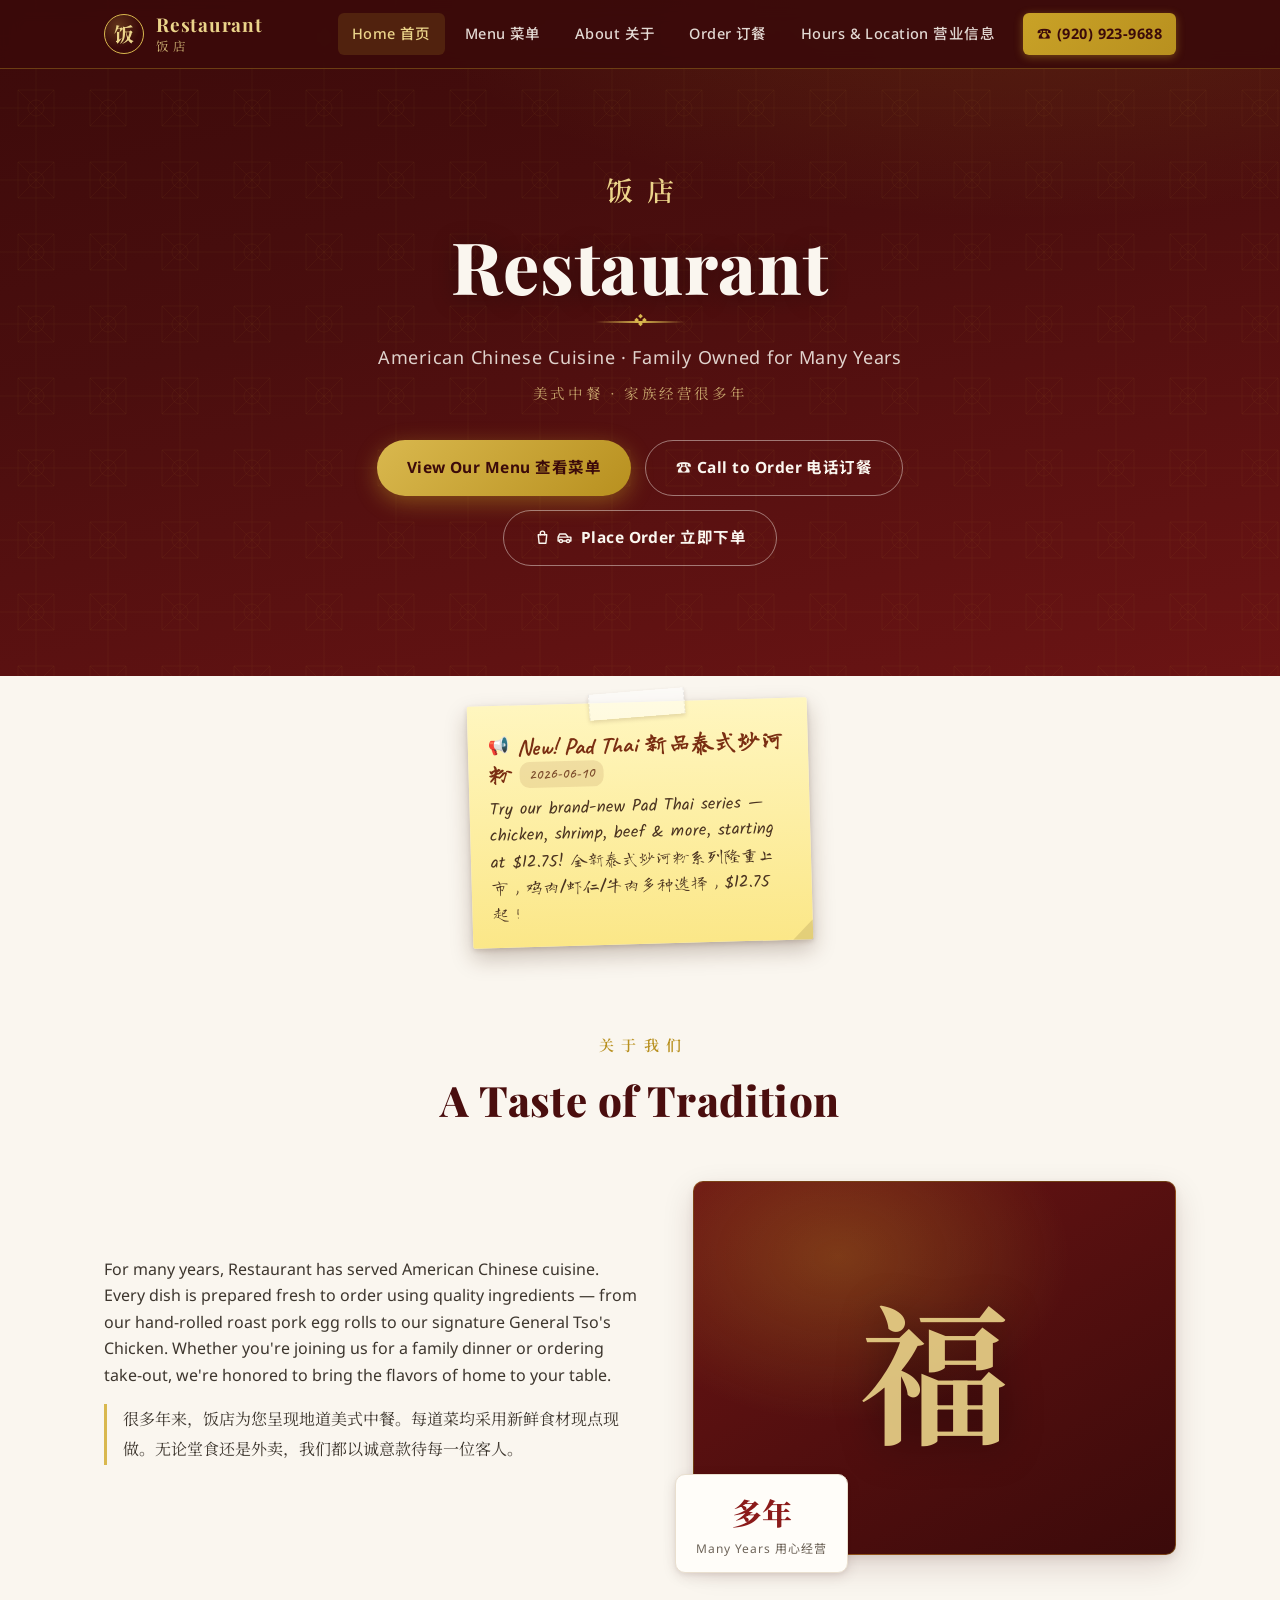
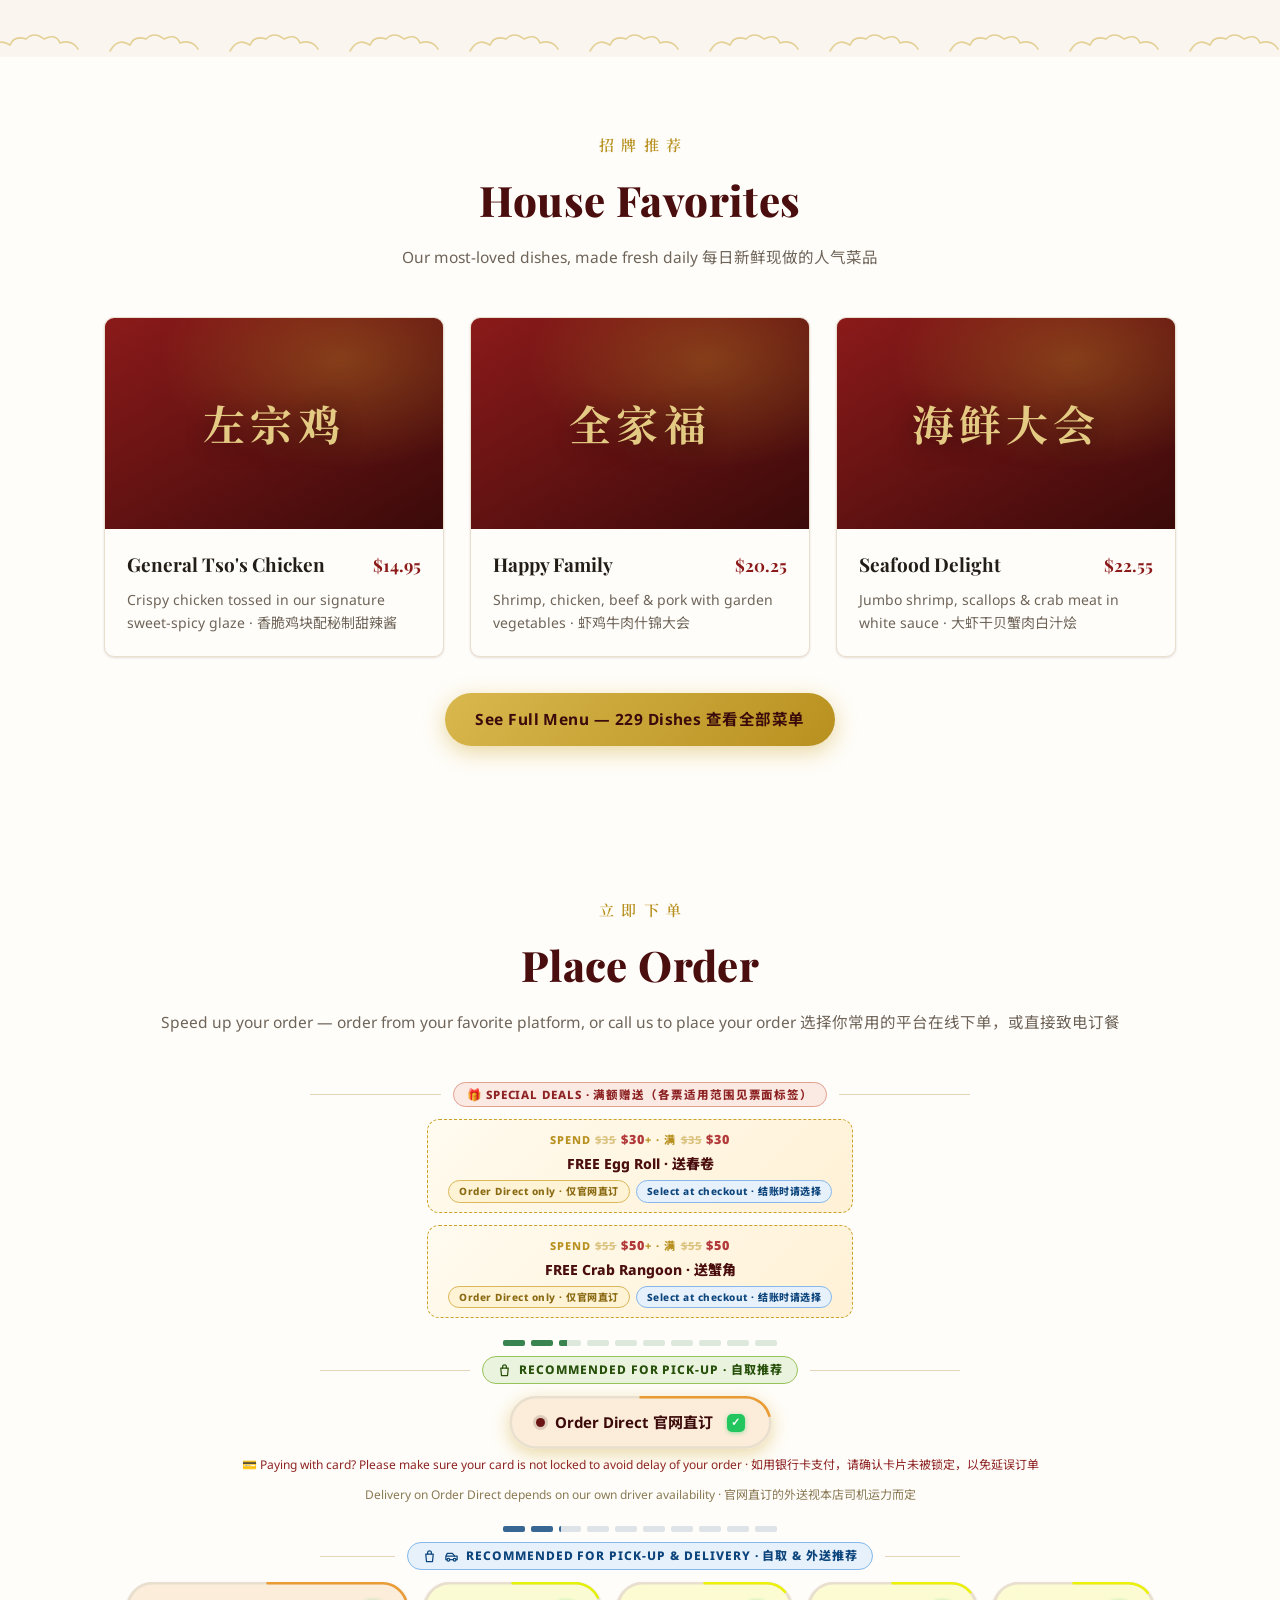
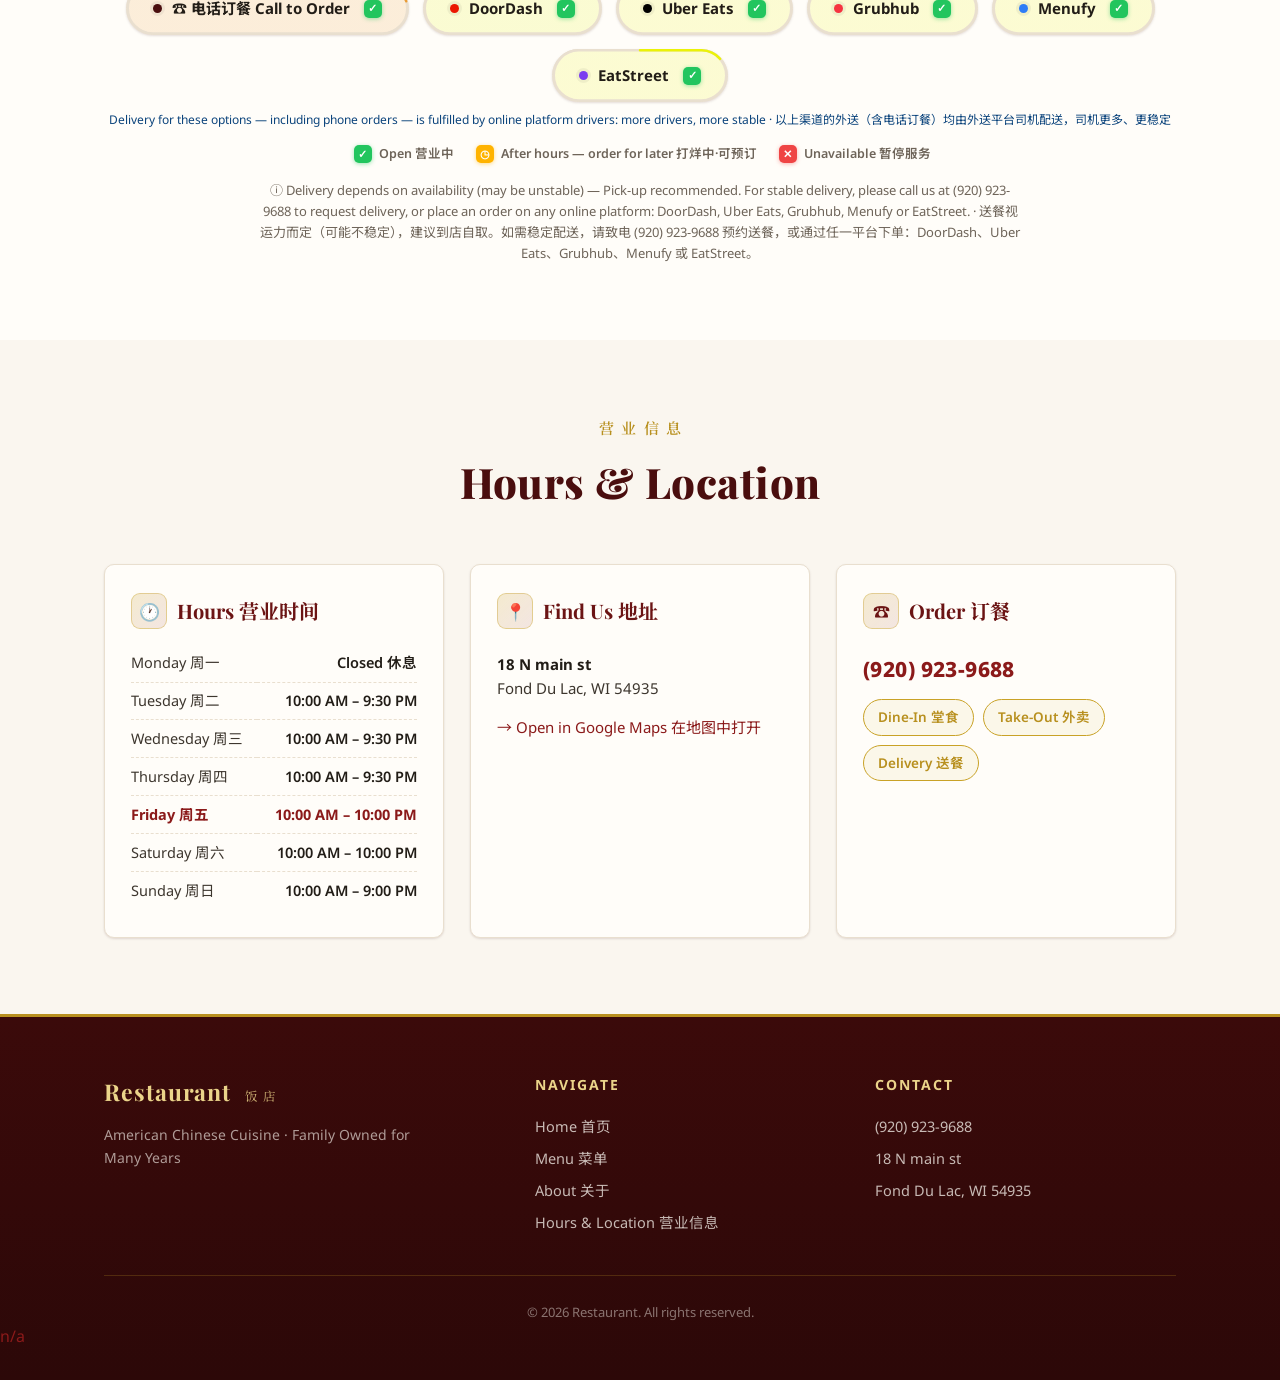
<file: index.html>
<!DOCTYPE html>
<html lang="en">
<head>
<meta charset="UTF-8">
<meta name="viewport" content="width=device-width, initial-scale=1.0">
<title>Home</title>
<meta name="description" content="Authentic Chinese cuisine. Dine-in, take-out & delivery.">
<link rel="preconnect" href="https://fonts.googleapis.com">
<link rel="preconnect" href="https://fonts.gstatic.com" crossorigin>
<script>/* 字体异步加载：JS注入不阻塞渲染，且不含内联事件属性 */
(function(){try{var l=document.createElement('link');l.rel='stylesheet';
l.href='https://fonts.googleapis.com/css2?family=Playfair+Display:wght@700;800&family=Noto+Sans:wght@400;500;600;700&family=Noto+Sans+SC:wght@400;500;700&family=Noto+Serif+SC:wght@600;700&display=swap';document.head.appendChild(l);}catch(e){}})();</script>
<noscript><link href="https://fonts.googleapis.com/css2?family=Playfair+Display:wght@700;800&family=Noto+Sans:wght@400;500;600;700&family=Noto+Sans+SC:wght@400;500;700&family=Noto+Serif+SC:wght@600;700&display=swap" rel="stylesheet"></noscript>
<link rel="preconnect" href="https://fonts.googleapis.com">
<link rel="preconnect" href="https://fonts.gstatic.com" crossorigin>
<link href="https://fonts.googleapis.com/css2?family=Caveat:wght@500;600;700&family=Kalam:wght@300;400&family=Long+Cang&display=swap" rel="stylesheet">
<link rel="stylesheet" href="css/style.css">
</head>
<body data-page="home">

<header class="site-header">
  <div class="nav-wrap">
    <a class="brand" href="index.html">
      <span class="brand-mark" data-config="LOGO_CHAR">饭</span>
      <span class="brand-text">
        <span class="brand-en" data-config="NAME">Restaurant</span><br>
        <span class="brand-zh" data-config="NAME_ZH">饭店</span>
      </span>
    </a>
    <button class="nav-toggle" aria-label="Menu">☰</button>
    <nav class="main-nav">
      <a href="index.html" class="active" data-config="NAV_HOME">Home 首页</a>
      <a href="menu.html" data-config="NAV_MENU">Menu 菜单</a>
      <a href="index.html#about" data-config="NAV_ABOUT">About 关于</a>
      <a href="index.html#order" data-config="NAV_ORDER">Order 订餐</a>
      <a href="index.html#info" data-config="NAV_HOURS">Hours &amp; Location 营业信息</a>
      <a class="nav-cta" href="#" data-config-attr="href:PHONE_LINK">☎ <span data-config="PHONE">(555) 123-4567</span></a>
    </nav>
  </div>
</header>

<div class="countdown-banner" id="countdownBanner" style="display:none"></div>
<div class="closure-notice" id="closureNotice" style="display:none"></div>

<section class="hero">
  <div class="hero-inner">
    <div class="hero-zh" data-config="NAME_ZH">饭店</div>
    <h1 data-config="NAME">Restaurant</h1>
    <div class="hero-rule"></div>
    <p class="hero-tagline" data-config="TAGLINE">American Chinese Cuisine · Family Owned for Many Years</p>
    <p class="hero-tagline-zh" data-config="TAGLINE_ZH">美式中餐 · 家族经营很多年</p>
    <div class="hero-actions">
      <a class="btn btn-gold" href="menu.html" data-config="HERO_BTN_MENU">View Our Menu 查看菜单</a>
      <a class="btn btn-ghost" href="#" data-config-attr="href:PHONE_LINK" data-config="HERO_BTN_CALL">☎ Call to Order 电话订餐</a>
      <a class="btn btn-ghost order-cta" href="#order" data-config-attr="href:HERO_BTN_ORDER_LINK"><svg viewBox="0 0 24 24" width="17" height="17" fill="none" stroke="currentColor" stroke-width="2" stroke-linecap="round" stroke-linejoin="round" aria-hidden="true"><path d="M6 8h12l-1.2 12H7.2L6 8z"/><path d="M9 8V6a3 3 0 0 1 6 0v2"/></svg><svg viewBox="0 0 24 24" width="17" height="17" fill="none" stroke="currentColor" stroke-width="2" stroke-linecap="round" stroke-linejoin="round" aria-hidden="true"><circle cx="7" cy="17" r="2.2"/><circle cx="17" cy="17" r="2.2"/><path d="M4.8 17H3v-5.5L5.2 7h8.3l3.6 4.5H21V17h-1.8"/><path d="M9.2 17h5.6"/><path d="M4 11.5h12.5"/></svg><span data-config="HERO_BTN_ORDER">Place Order 立即下单</span></a>
    </div>
  </div>
</section>

<div class="announcements" id="announcements"></div>

<section class="section" id="about">
  <div class="container">
    <div class="section-head">
      <div class="section-kicker" data-config="ABOUT_KICKER">关于我们</div>
      <h2 class="section-title" data-config="ABOUT_TITLE">A Taste of Tradition</h2>
    </div>
    <div class="about-grid">
      <div class="about-text">
        <p data-config="ABOUT_TEXT">For many years, Restaurant has served American Chinese cuisine.</p>
        <p class="about-zh" data-config="ABOUT_TEXT_ZH">很多年来，饭店为您呈现地道美式中餐。</p>
      </div>
      <div class="about-visual">
        <div class="about-frame">
          <!-- 有照片时：上传 images/about.jpg 后，把下面这行换成 <img src="images/about.jpg" alt=""> -->
          <span class="glyph" data-config="ABOUT_GLYPH">福</span>
        </div>
        <div class="about-badge">
          <div class="num" data-config="ABOUT_BADGE_NUM">多年</div>
          <div class="lbl" data-config="ABOUT_BADGE_LABEL">Many Years 用心经营</div>
        </div>
      </div>
    </div>
  </div>
</section>

<div class="cloud-divider"></div>

<section class="section section-alt lattice-bg">
  <div class="container">
    <div class="section-head">
      <div class="section-kicker" data-config="FEATURED_KICKER">招牌推荐</div>
      <h2 class="section-title" data-config="FEATURED_TITLE">House Favorites</h2>
      <p class="section-sub" data-config="FEATURED_SUB">Our most-loved dishes, made fresh daily 每日新鲜现做的人气菜品</p>
    </div>
    <div class="feature-grid">
      <article class="dish-card">
        <div class="dish-visual"><span class="zh" data-config="DISH1_GLYPH">左宗鸡</span></div>
        <div class="dish-body">
          <h3 class="dish-name"><span data-config="DISH1_NAME">General Tso's Chicken</span> <span class="dish-price" data-config="DISH1_PRICE">$14.95</span></h3>
          <p class="dish-desc" data-config="DISH1_DESC">Crispy chicken tossed in our signature sweet-spicy glaze · 香脆鸡块配秘制甜辣酱</p>
        </div>
      </article>
      <article class="dish-card">
        <div class="dish-visual"><span class="zh" data-config="DISH2_GLYPH">全家福</span></div>
        <div class="dish-body">
          <h3 class="dish-name"><span data-config="DISH2_NAME">Happy Family</span> <span class="dish-price" data-config="DISH2_PRICE">$20.25</span></h3>
          <p class="dish-desc" data-config="DISH2_DESC">Shrimp, chicken, beef &amp; pork with garden vegetables · 虾鸡牛肉什锦大会</p>
        </div>
      </article>
      <article class="dish-card">
        <div class="dish-visual"><span class="zh" data-config="DISH3_GLYPH">海鲜大会</span></div>
        <div class="dish-body">
          <h3 class="dish-name"><span data-config="DISH3_NAME">Seafood Delight</span> <span class="dish-price" data-config="DISH3_PRICE">$22.55</span></h3>
          <p class="dish-desc" data-config="DISH3_DESC">Jumbo shrimp, scallops &amp; crab meat in white sauce · 大虾干贝蟹肉白汁烩</p>
        </div>
      </article>
    </div>
    <p style="text-align:center; margin-top:36px;">
      <a class="btn btn-gold" href="menu.html" data-config="FEATURED_BTN">See Full Menu — 229 Dishes 查看全部菜单</a>
    </p>
  </div>
</section>

<section class="section section-alt" id="order" data-order-section>
  <div class="container">
    <div class="section-head">
      <div class="section-kicker" data-config="ORDER_KICKER">在线订餐</div>
      <h2 class="section-title" data-config="ORDER_TITLE">Order Online</h2>
      <p class="section-sub" data-config="ORDER_SUB">Speed up your order — order from your favorite platform 选择你常用的平台，在线下单</p>
    </div>
    <div class="order-platforms"></div>
    <div class="order-status-legend"></div>
    <p class="order-note"></p>
  </div>
</section>

<section class="section" id="info">
  <div class="container">
    <div class="section-head">
      <div class="section-kicker" data-config="INFO_KICKER">营业信息</div>
      <h2 class="section-title" data-config="INFO_TITLE">Hours &amp; Location</h2>
    </div>
    <div id="hours" class="info-grid">
      <div class="info-card">
        <h3><span class="info-icon">🕐</span><span data-config="INFO_HOURS_TITLE">Hours 营业时间</span></h3>
        <table class="hours-table">
          <tr data-day="MON"><td data-config="DAY_MON">Monday 周一</td><td data-config="HOURS_MON">Closed 休息</td></tr>
          <tr data-day="TUE"><td data-config="DAY_TUE">Tuesday 周二</td><td data-config="HOURS_TUE">11:00 AM – 9:30 PM</td></tr>
          <tr data-day="WED"><td data-config="DAY_WED">Wednesday 周三</td><td data-config="HOURS_WED">11:00 AM – 9:30 PM</td></tr>
          <tr data-day="THU"><td data-config="DAY_THU">Thursday 周四</td><td data-config="HOURS_THU">11:00 AM – 9:30 PM</td></tr>
          <tr data-day="FRI"><td data-config="DAY_FRI">Friday 周五</td><td data-config="HOURS_FRI">11:00 AM – 10:30 PM</td></tr>
          <tr data-day="SAT"><td data-config="DAY_SAT">Saturday 周六</td><td data-config="HOURS_SAT">11:00 AM – 10:30 PM</td></tr>
          <tr data-day="SUN"><td data-config="DAY_SUN">Sunday 周日</td><td data-config="HOURS_SUN">12:00 PM – 9:00 PM</td></tr>
        </table>
      </div>
      <div class="info-card">
        <h3><span class="info-icon">📍</span><span data-config="INFO_FIND_TITLE">Find Us 地址</span></h3>
        <div class="contact-line"><div>
          <strong data-config="ADDRESS_LINE1">123 Main Street</strong><br>
          <span data-config="ADDRESS_LINE2">Springfield, ST 12345</span>
        </div></div>
        <div class="contact-line">
          <a href="#" data-config-attr="href:MAP_LINK" data-config="MAP_LINK_TEXT" target="_blank" rel="noopener">→ Open in Google Maps 在地图中打开</a>
        </div>
      </div>
      <div class="info-card">
        <h3><span class="info-icon">☎</span><span data-config="INFO_ORDER_TITLE">Order 订餐</span></h3>
        <div class="contact-line">
          <a class="big" href="#" data-config-attr="href:PHONE_LINK"><span data-config="PHONE">(555) 123-4567</span></a>
        </div>
        <div class="services-tags">
          <span class="tag" data-config="SERVICE_TAG1">Dine-In 堂食</span>
          <span class="tag" data-config="SERVICE_TAG2">Take-Out 外卖</span>
          <span class="tag" data-config="SERVICE_TAG3">Delivery 送餐</span>
        </div>
      </div>
    </div>
  </div>
</section>

<footer class="site-footer">
  <div class="container">
    <div class="footer-grid">
      <div class="footer-brand">
        <span class="brand-en" data-config="NAME">Restaurant</span>
        <span class="brand-zh" style="margin-left:10px" data-config="NAME_ZH">饭店</span>
        <p data-config="TAGLINE">American Chinese Cuisine · Family Owned for Many Years</p>
      </div>
      <div class="footer-col">
        <h4 data-config="FOOTER_NAV_TITLE">Navigate</h4>
        <a href="index.html" data-config="NAV_HOME">Home 首页</a>
        <a href="menu.html" data-config="NAV_MENU">Menu 菜单</a>
        <a href="index.html#about" data-config="NAV_ABOUT">About 关于</a>
        <a href="index.html#info" data-config="NAV_HOURS">Hours 营业时间</a>
      </div>
      <div class="footer-col">
        <h4 data-config="FOOTER_CONTACT_TITLE">Contact</h4>
        <a href="#" data-config-attr="href:PHONE_LINK" data-config="PHONE">(555) 123-4567</a>
        <div data-config="ADDRESS_LINE1">123 Main Street</div>
        <div data-config="ADDRESS_LINE2">Springfield, ST 12345</div>
      </div>
    </div>
    <div class="footer-bottom">
      © <span id="year"></span> <span data-config="NAME">Restaurant</span>. <span data-config="FOOTER_RIGHTS">All rights reserved.</span>
    </div>
  </div>

    <a class="footer-email" data-config="EMAIL" data-config-attr="href:EMAIL" data-hide-when-empty></a>
</footer>

<script>document.getElementById('year').textContent = new Date().getFullYear();</script>
<script src="js/site.js"></script>
</body>
</html>
</file>
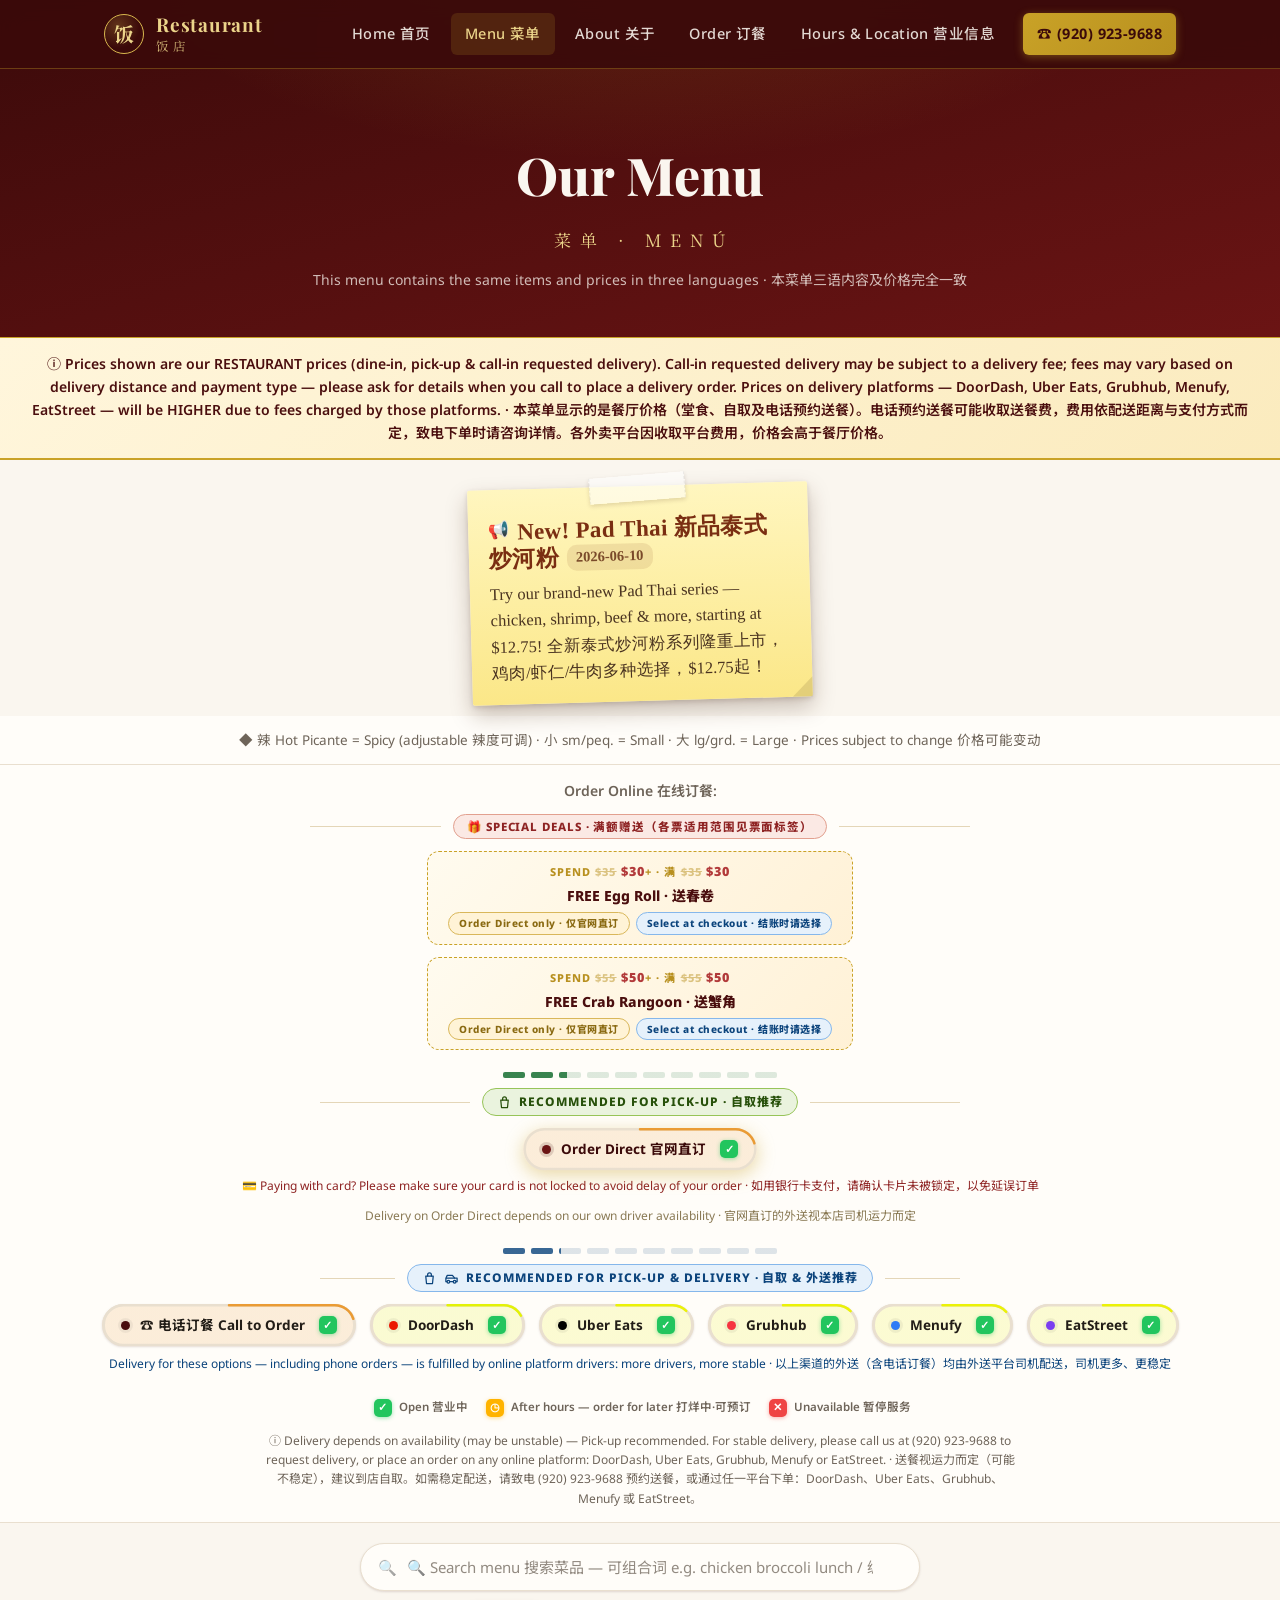
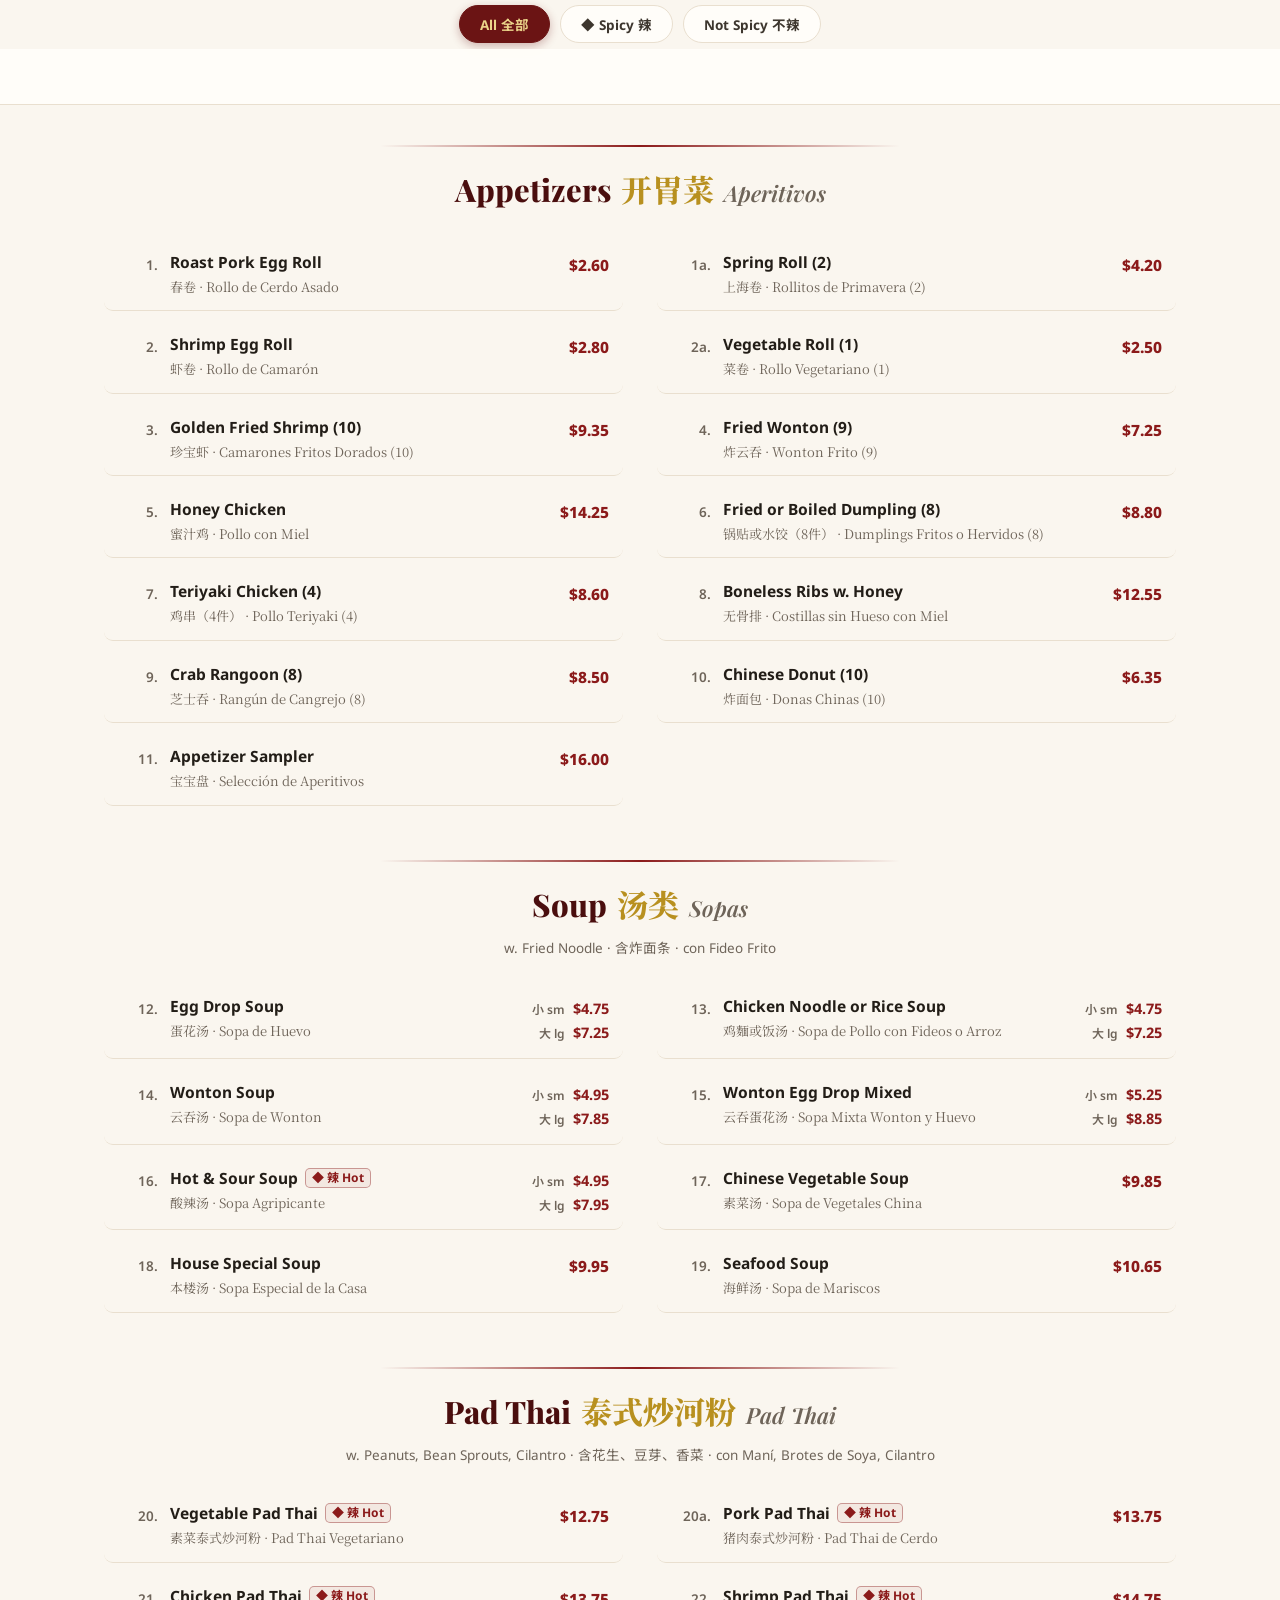
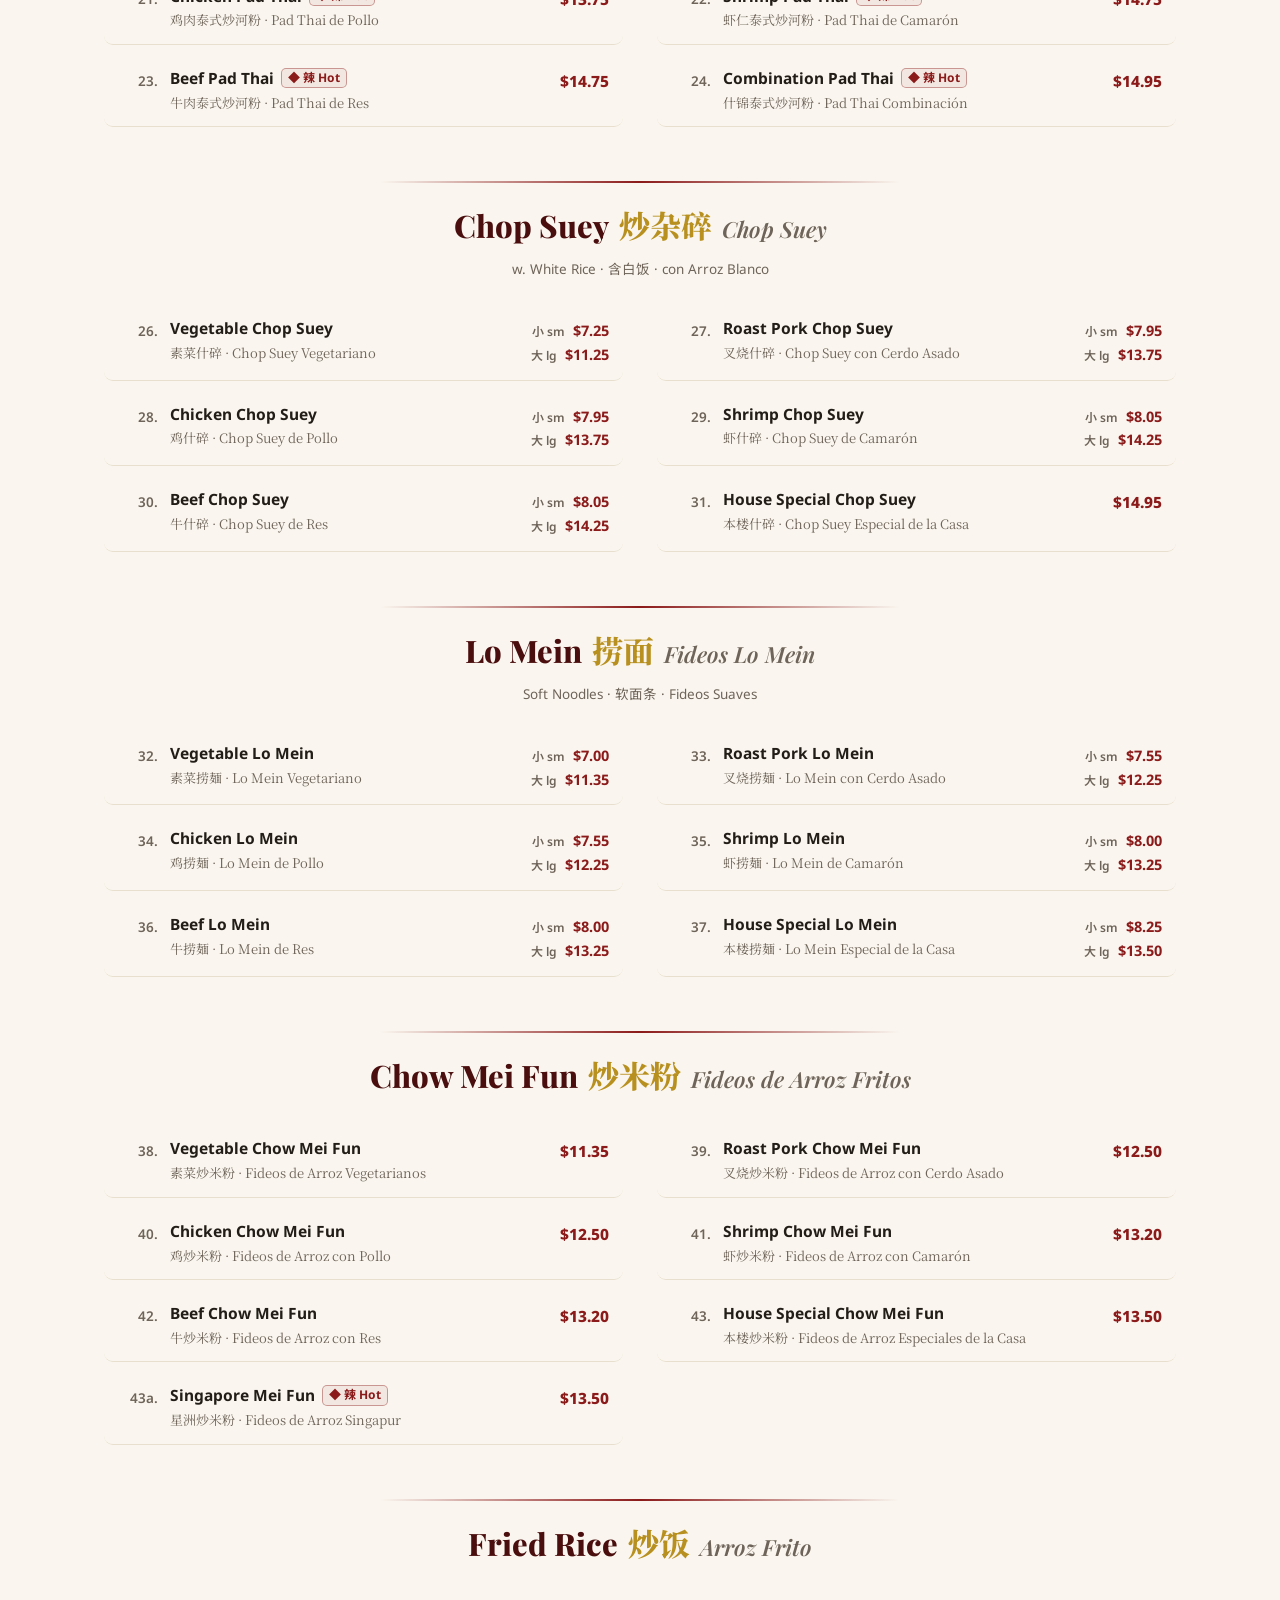
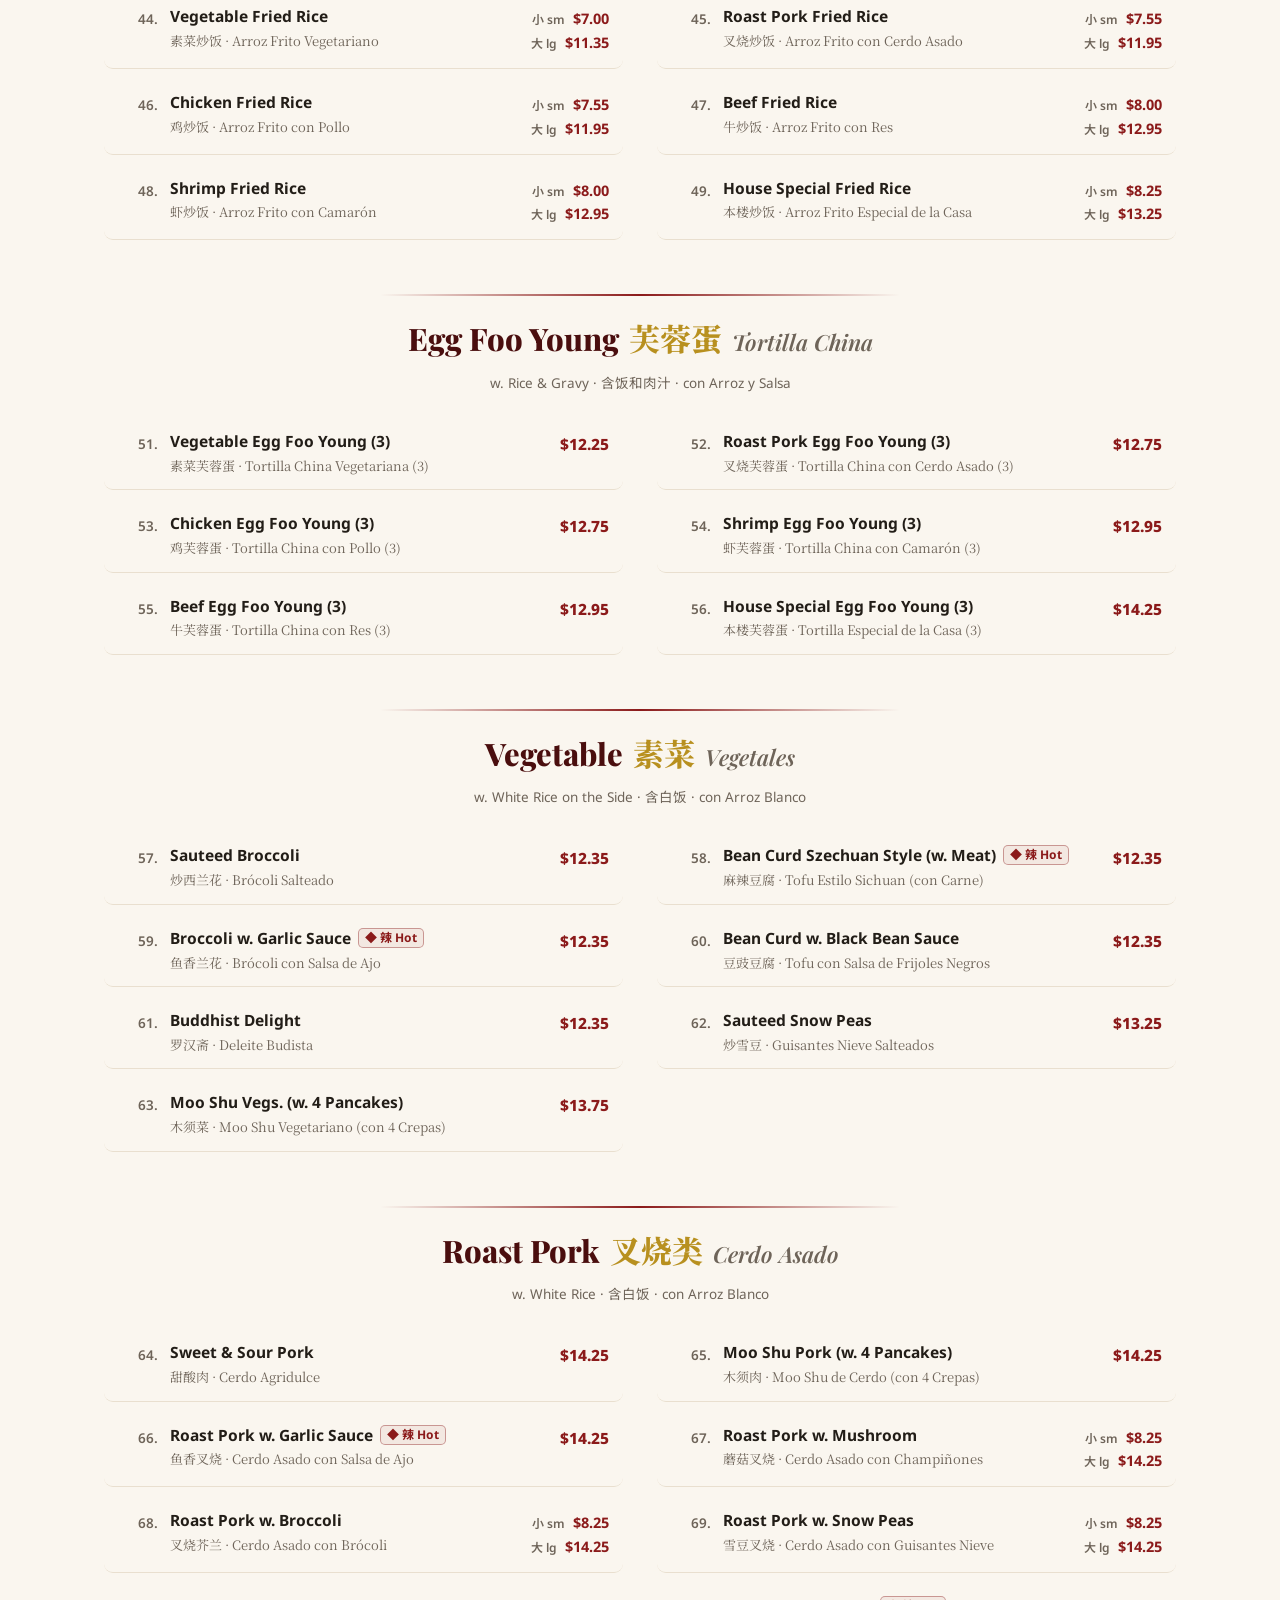
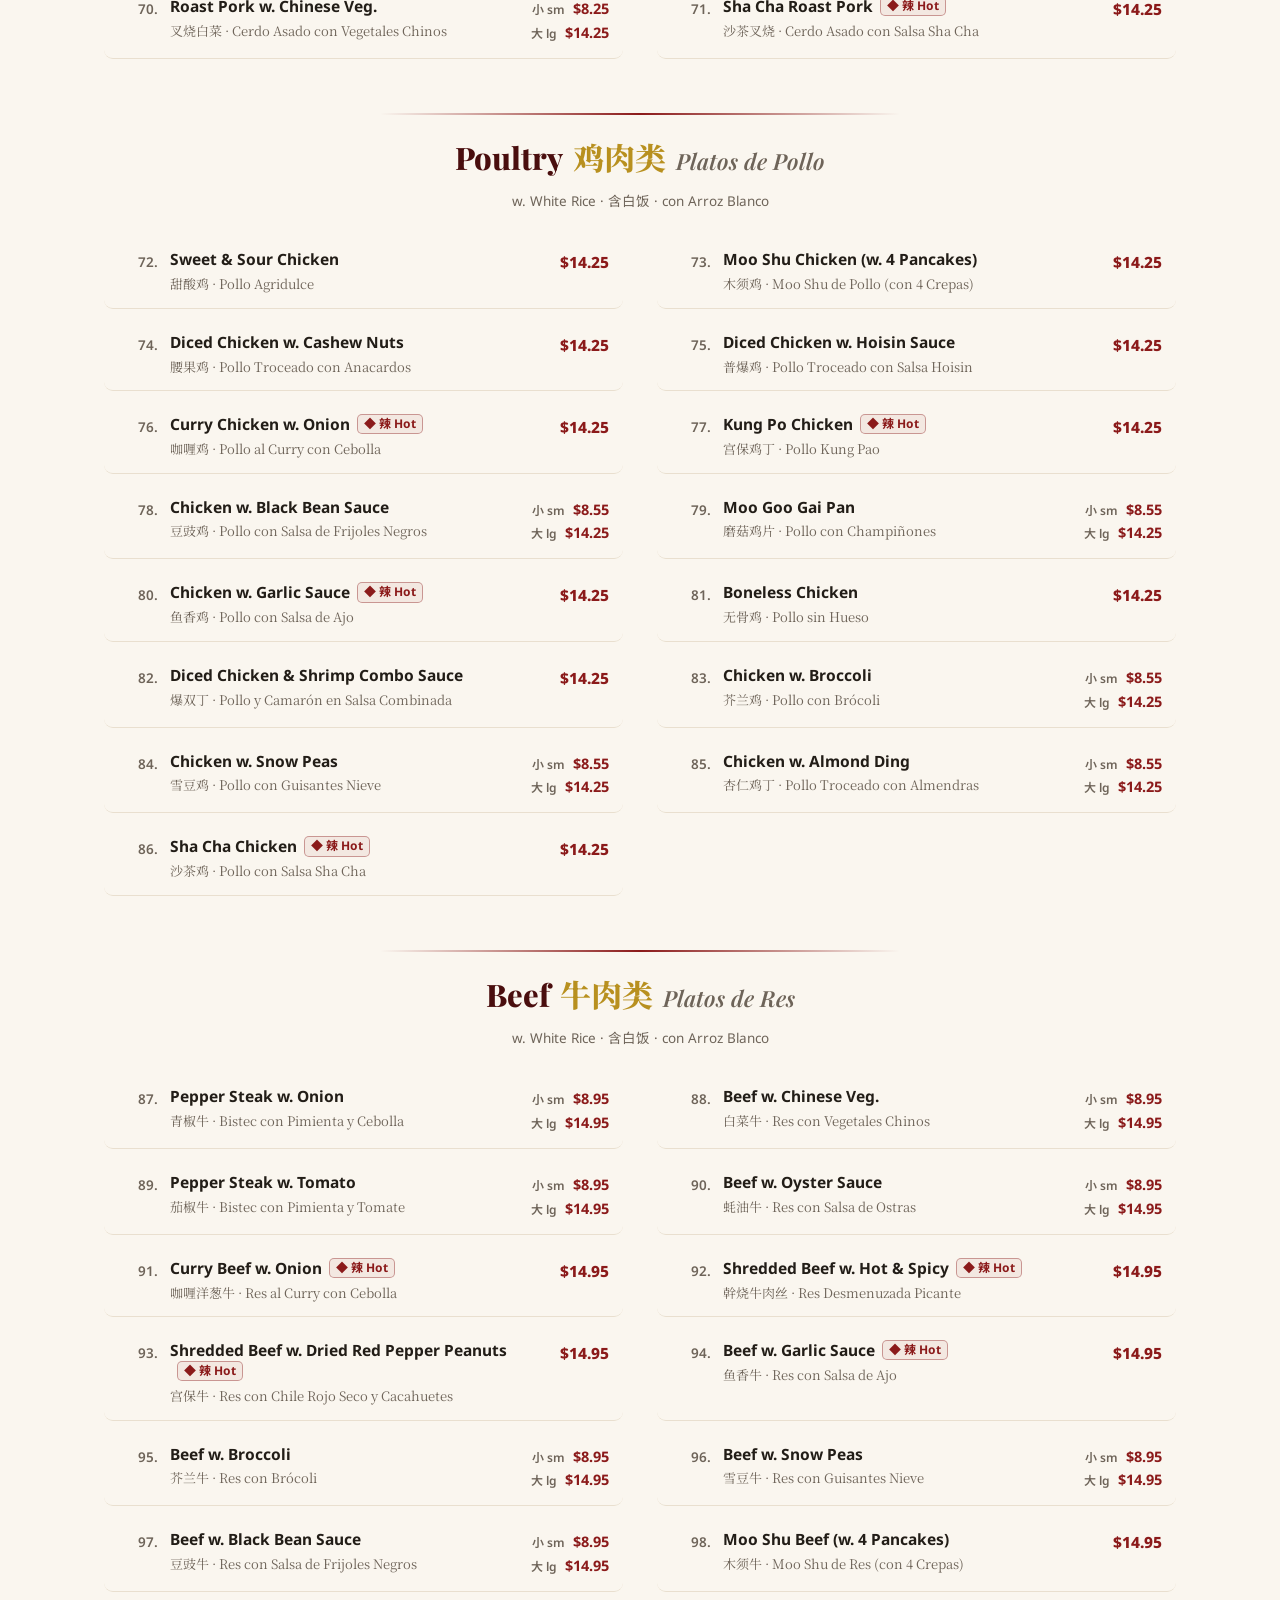
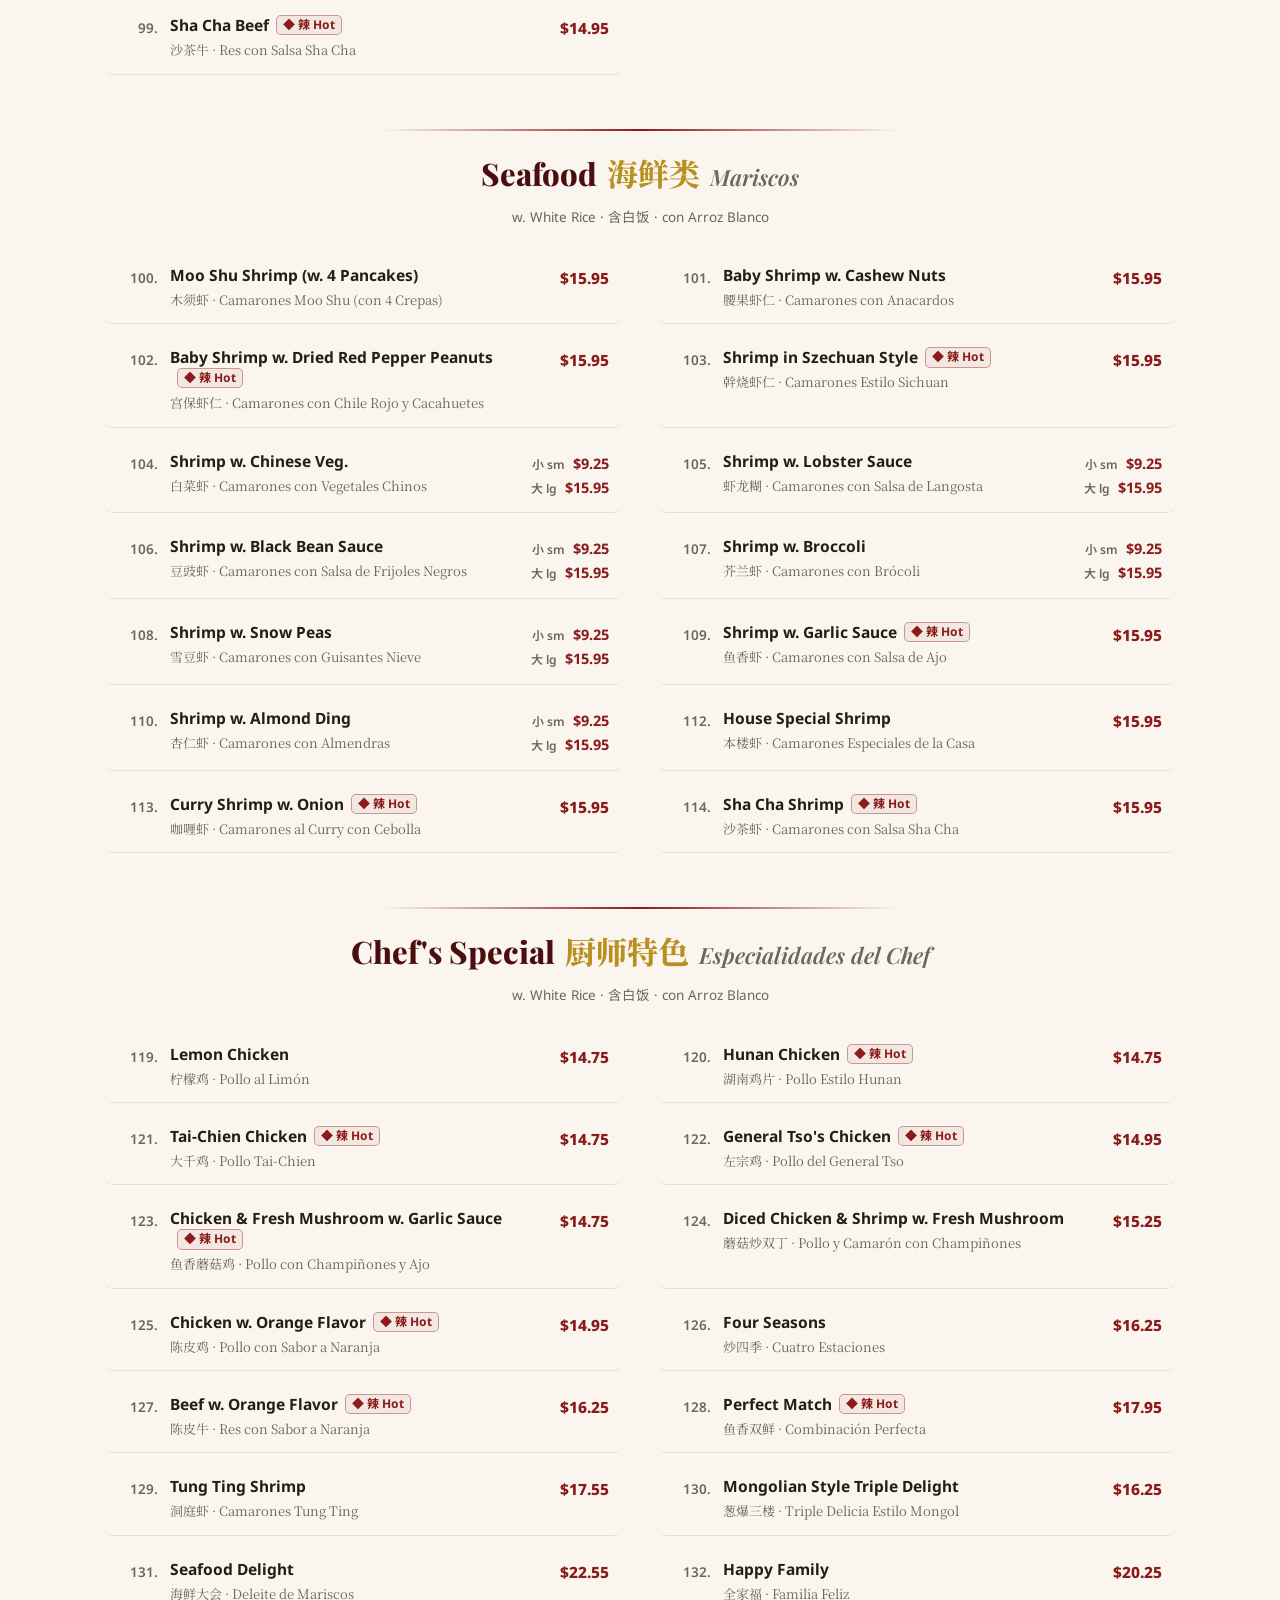
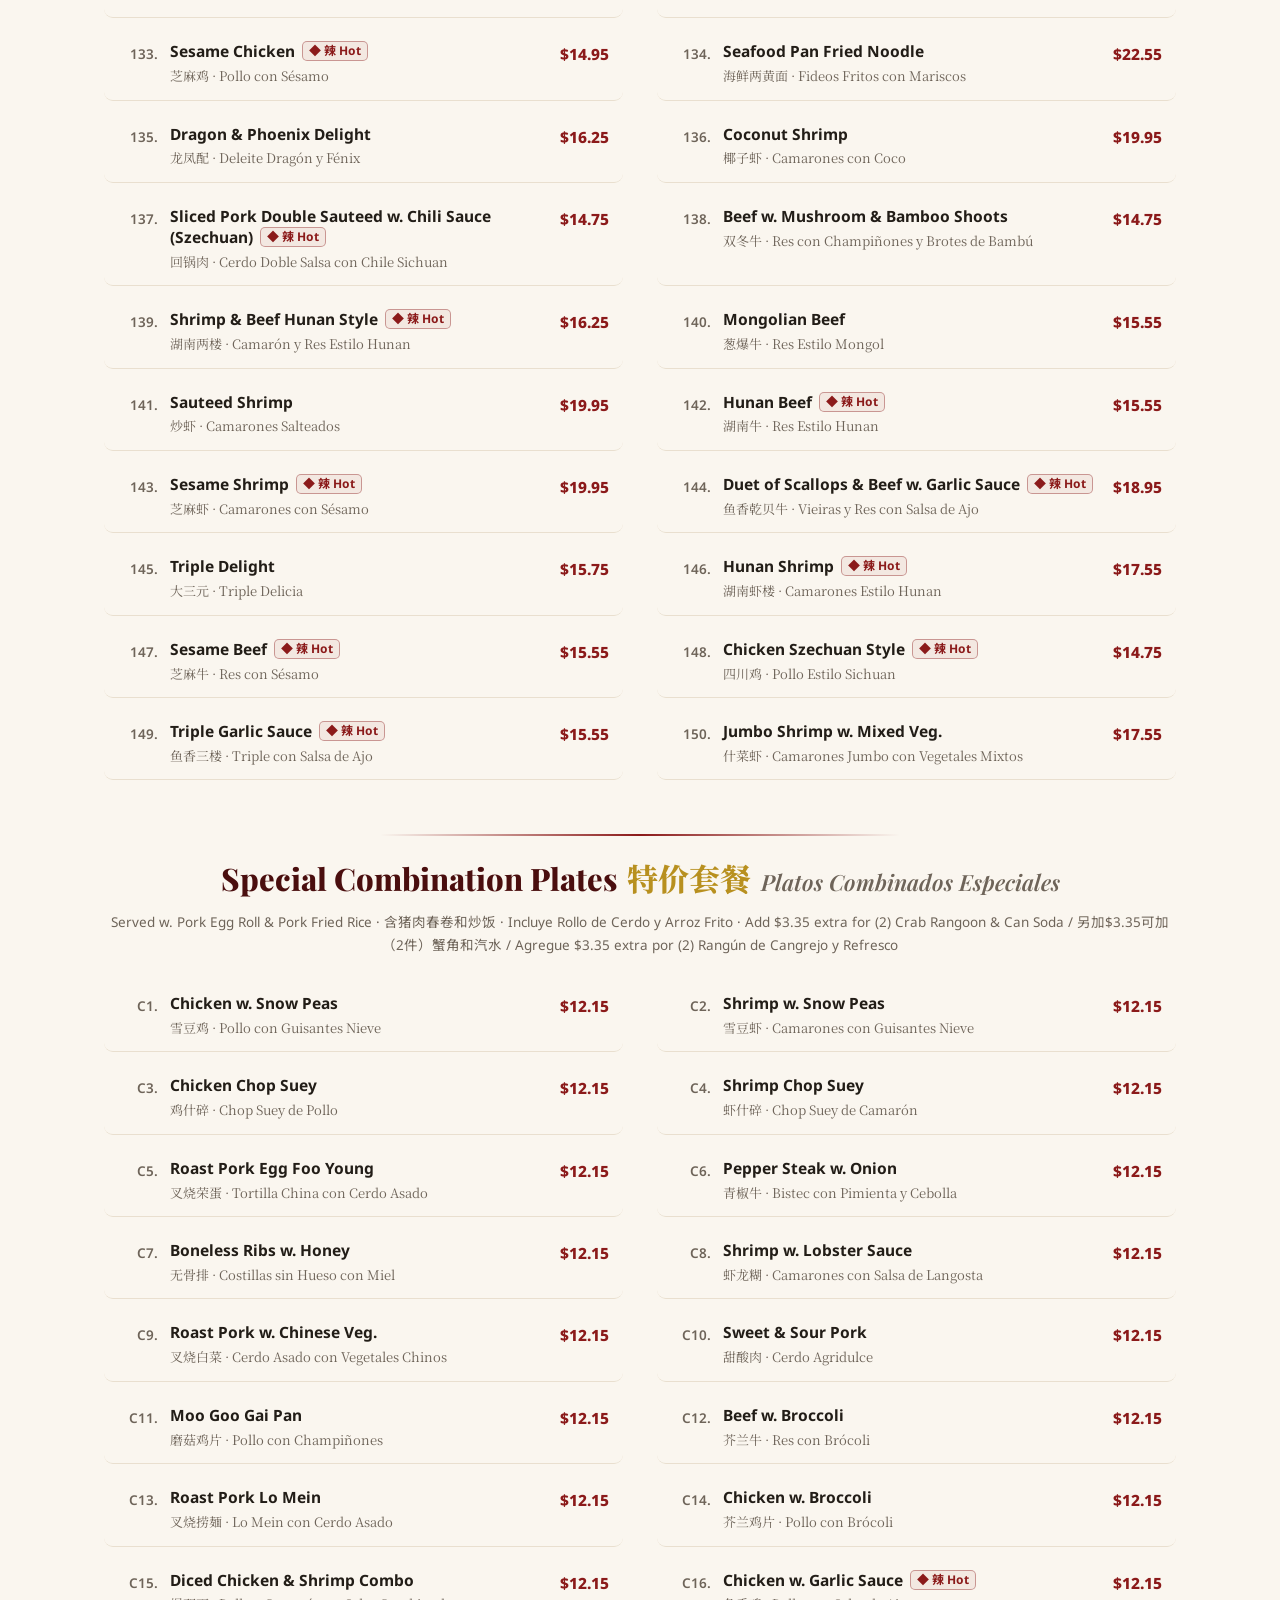
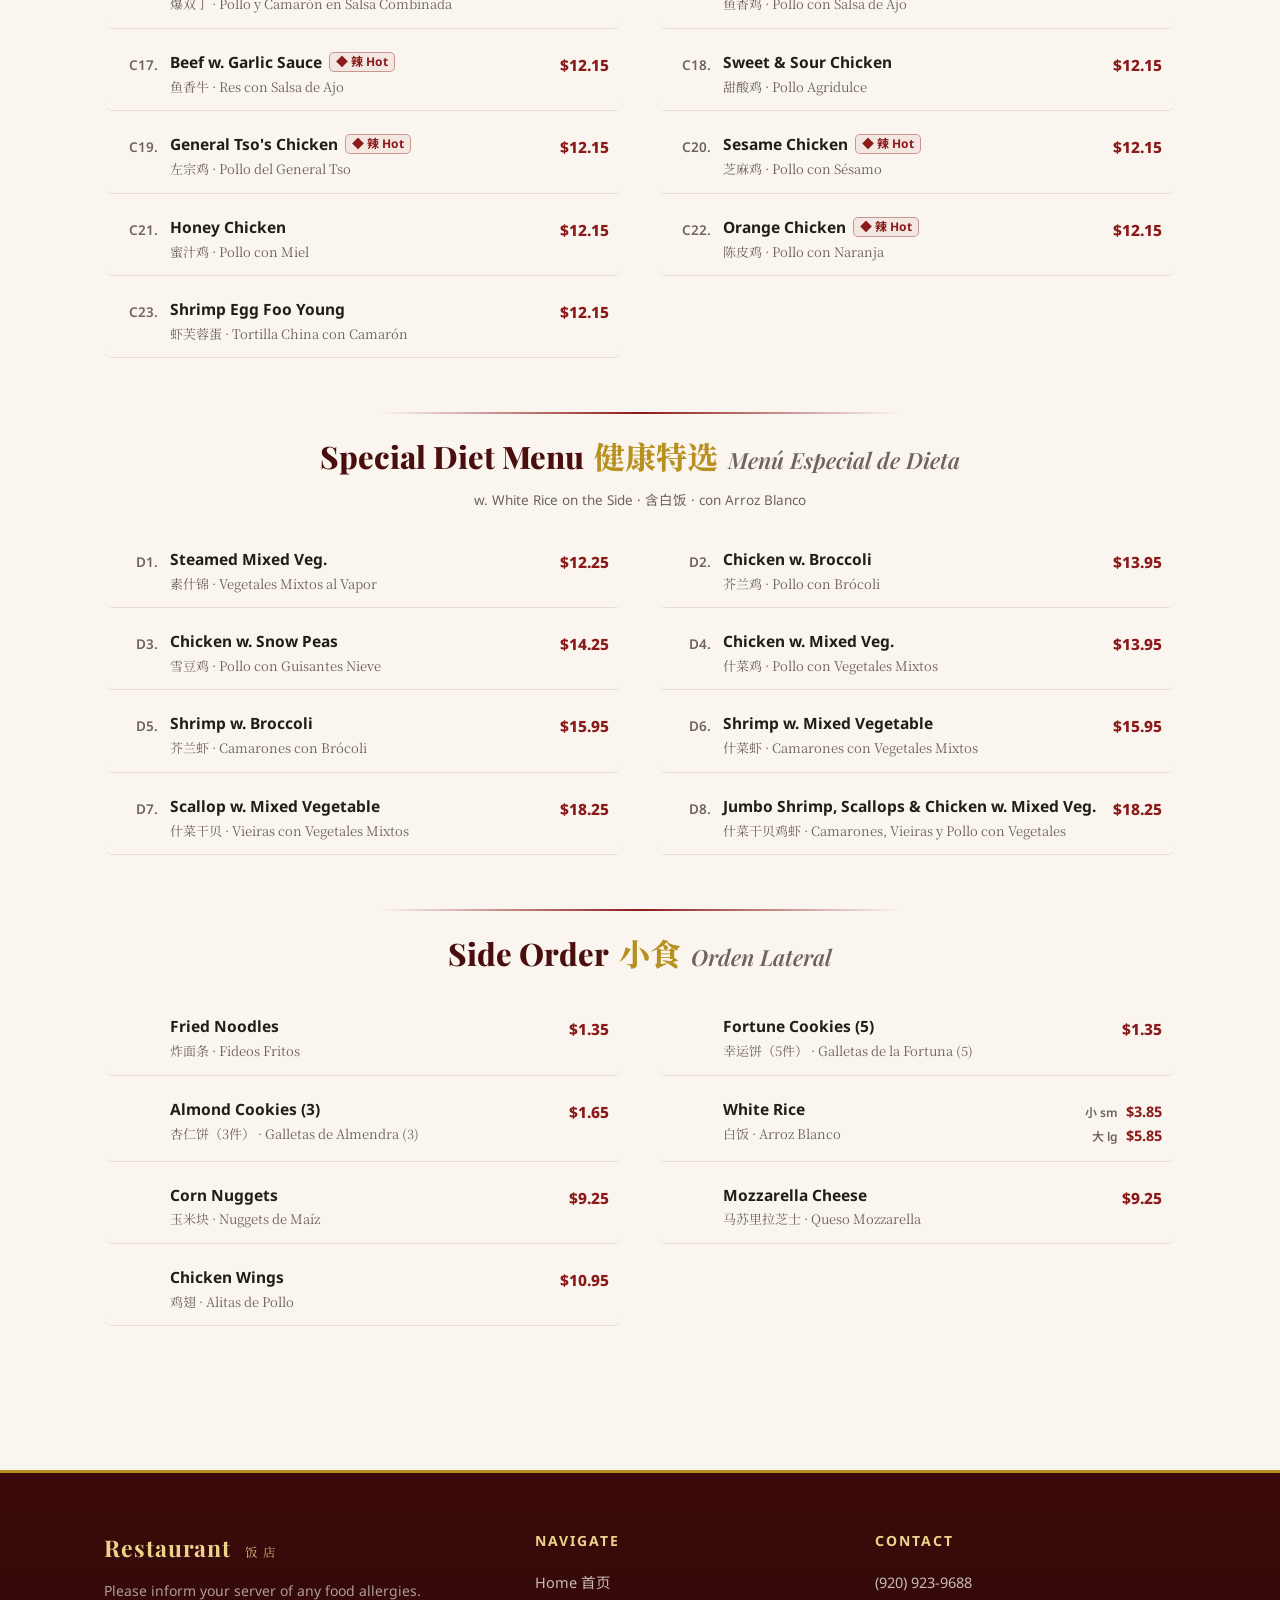
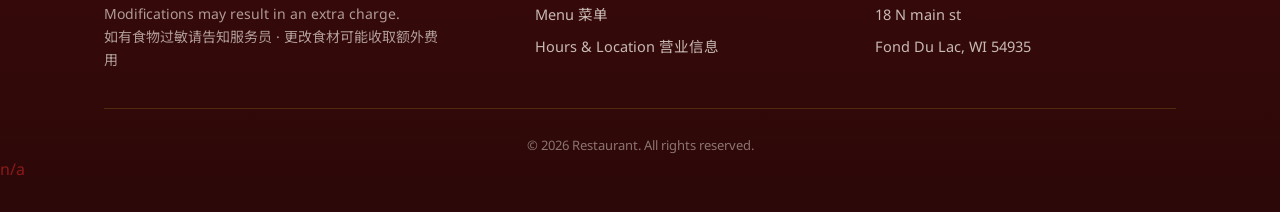
<file: menu.html>
<!DOCTYPE html>
<html lang="en">
<head>
<meta charset="UTF-8">
<meta name="viewport" content="width=device-width, initial-scale=1.0">
<title>Menu 菜单</title>
<meta name="description" content="Full menu — appetizers, soups, lo mein, fried rice, chef's specials and more.">
<link rel="preconnect" href="https://fonts.googleapis.com">
<link rel="preconnect" href="https://fonts.gstatic.com" crossorigin>
<script>/* 字体异步加载：JS注入不阻塞渲染，且不含内联事件属性 */
(function(){try{var l=document.createElement('link');l.rel='stylesheet';
l.href='https://fonts.googleapis.com/css2?family=Playfair+Display:wght@700;800&family=Noto+Sans:wght@400;500;600;700&family=Noto+Sans+SC:wght@400;500;700&family=Noto+Serif+SC:wght@600;700&display=swap';document.head.appendChild(l);}catch(e){}})();</script>
<noscript><link href="https://fonts.googleapis.com/css2?family=Playfair+Display:wght@700;800&family=Noto+Sans:wght@400;500;600;700&family=Noto+Sans+SC:wght@400;500;700&family=Noto+Serif+SC:wght@600;700&display=swap" rel="stylesheet"></noscript>
<link rel="stylesheet" href="css/style.css">
</head>
<body data-page="menu">

<header class="site-header">
  <div class="nav-wrap">
    <a class="brand" href="index.html">
      <span class="brand-mark" data-config="LOGO_CHAR">饭</span>
      <span class="brand-text">
        <span class="brand-en" data-config="NAME">Restaurant</span><br>
        <span class="brand-zh" data-config="NAME_ZH">饭店</span>
      </span>
    </a>
    <button class="nav-toggle" aria-label="Menu">☰</button>
    <nav class="main-nav">
      <a href="index.html" data-config="NAV_HOME">Home 首页</a>
      <a href="menu.html" class="active" data-config="NAV_MENU">Menu 菜单</a>
      <a href="index.html#about" data-config="NAV_ABOUT">About 关于</a>
      <a href="index.html#order" data-config="NAV_ORDER">Order 订餐</a>
      <a href="index.html#info" data-config="NAV_HOURS">Hours &amp; Location 营业信息</a>
      <a class="nav-cta" href="#" data-config-attr="href:PHONE_LINK">☎ <span data-config="PHONE">(555) 123-4567</span></a>
    </nav>
  </div>
</header>

<div class="countdown-banner" id="countdownBanner" style="display:none"></div>
<div class="closure-notice" id="closureNotice" style="display:none"></div>

<section class="menu-hero">
  <h1 data-config="MENUPAGE_TITLE">Our Menu</h1>
  <div class="zh" data-config="MENUPAGE_SUB">菜单 · MENÚ</div>
  <p class="note" data-config="MENUPAGE_NOTE">This menu contains the same items and prices in three languages · 本菜单三语内容及价格完全一致</p>
</section>

<div class="menu-price-notice" data-config="MENU_PRICE_NOTICE" data-hide-when-empty>ⓘ Prices shown are our RESTAURANT prices (dine-in, pick-up &amp; call-in requested delivery). Call-in requested delivery may be subject to a delivery fee; fees may vary based on delivery distance and payment type — please ask for details when you call to place a delivery order. Prices on delivery platforms — DoorDash, Uber Eats, Grubhub, Menufy, EatStreet — will be HIGHER due to fees charged by those platforms. · 本菜单显示的是餐厅价格（堂食、自取及电话预约送餐）。电话预约送餐可能收取送餐费，费用依配送距离与支付方式而定，致电下单时请咨询详情。各外卖平台因收取平台费用，价格会高于餐厅价格。</div>

<div class="announcements" id="announcements"></div>

<div class="menu-legend" data-config="MENU_LEGEND">◆ 辣 Hot Picante = Spicy (adjustable 辣度可调) · 小 sm/peq. = Small · 大 lg/grd. = Large · Prices subject to change 价格可能变动</div>

<div class="order-strip" data-order-section>
  <div class="order-strip-inner">
    <span class="order-strip-label" data-config="ORDER_STRIP_LABEL">Order Online 在线订餐:</span>
    <div class="order-platforms"></div>
    <div class="order-status-legend order-status-legend-strip"></div>
    <p class="order-note order-note-strip"></p>
  </div>
</div>

<div class="menu-search-bar">
  <div class="menu-search-box">
    <span class="menu-search-icon">🔍</span>
    <input type="text" id="menuSearch" autocomplete="off"
           data-config-attr="placeholder:MENU_SEARCH_PLACEHOLDER"
           placeholder="🔍 Search menu 搜索菜品 — 可组合词 e.g. chicken broccoli lunch / 编号 / 中文 / español">
    <button id="menuSearchClear" class="menu-search-clear" style="display:none" aria-label="Clear">×</button>
  </div>
  <div class="menu-filter" id="menuFilter">
    <button class="filter-chip active" data-filter="all" data-config="MENU_FILTER_ALL">All 全部</button>
    <button class="filter-chip filter-chip-spicy" data-filter="spicy" data-config="MENU_FILTER_SPICY">◆ Spicy 辣</button>
    <button class="filter-chip" data-filter="mild" data-config="MENU_FILTER_MILD">Not Spicy 不辣</button>
  </div>
  <div id="menuSearchCount" class="menu-search-count" style="display:none"></div>
</div>

<nav class="cat-nav"><div class="cat-nav-inner" id="catNav"></div></nav>

<div id="menuNoResults" class="menu-noresults" style="display:none" data-config="MENU_SEARCH_NORESULT">No dishes found — try another keyword · 没有找到相关菜品，换个关键词试试</div>

<main class="menu-wrap" id="menuWrap">
  <div class="menu-loading" data-config="MENU_LOADING">Loading menu… 菜单加载中…</div>
</main>

<footer class="site-footer">
  <div class="container">
    <div class="footer-grid">
      <div class="footer-brand">
        <span class="brand-en" data-config="NAME">Restaurant</span>
        <span class="brand-zh" style="margin-left:10px" data-config="NAME_ZH">饭店</span>
        <p><span data-config="FOOTER_NOTE_EN">Please inform your server of any food allergies. Modifications may result in an extra charge.</span><br><span data-config="FOOTER_NOTE_ZH">如有食物过敏请告知服务员 · 更改食材可能收取额外费用</span></p>
      </div>
      <div class="footer-col">
        <h4 data-config="FOOTER_NAV_TITLE">Navigate</h4>
        <a href="index.html" data-config="NAV_HOME">Home 首页</a>
        <a href="menu.html" data-config="NAV_MENU">Menu 菜单</a>
        <a href="index.html#info" data-config="NAV_HOURS">Hours 营业时间</a>
      </div>
      <div class="footer-col">
        <h4 data-config="FOOTER_CONTACT_TITLE">Contact</h4>
        <a href="#" data-config-attr="href:PHONE_LINK" data-config="PHONE">(555) 123-4567</a>
        <div data-config="ADDRESS_LINE1">123 Main Street</div>
        <div data-config="ADDRESS_LINE2">Springfield, ST 12345</div>
      </div>
    </div>
    <div class="footer-bottom">
      © <span id="year"></span> <span data-config="NAME">Restaurant</span>. <span data-config="FOOTER_RIGHTS">All rights reserved.</span>
    </div>
  </div>

    <a class="footer-email" data-config="EMAIL" data-config-attr="href:EMAIL" data-hide-when-empty></a>
</footer>

<script>document.getElementById('year').textContent = new Date().getFullYear();</script>
<script src="js/site.js"></script>
<script src="js/menu.js"></script>
</body>
</html>
</file>
<file: css/style.css>
/* ==============================================================================
   餐厅网站样式
   设计：深红+金色中式配色 · 优雅衬线标题 · SVG花纹装饰 · 全响应式
   ============================================================================== */

/* ── 设计变量 ─────────────────────────────────────────────────────────────── */
:root {
  --red-950: #3B0A0A;
  --red-900: #4A0E0E;
  --red-800: #6B1414;
  --red-700: #8B1A1A;
  --red-600: #A32626;
  --gold-600: #B8901F;
  --gold-500: #C9A227;
  --gold-400: #D9B84E;
  --gold-300: #EBD48A;
  --cream:    #FAF6EF;
  --paper:    #FFFDF9;
  --ink-900:  #221D17;
  --ink-700:  #3D362E;
  --ink-500:  #6E6459;
  --line:     #E9DFCF;
  --shadow-sm: 0 1px 3px rgba(59,10,10,.08), 0 1px 2px rgba(59,10,10,.06);
  --shadow-md: 0 4px 14px rgba(59,10,10,.10), 0 2px 4px rgba(59,10,10,.06);
  --shadow-lg: 0 12px 32px rgba(59,10,10,.14), 0 4px 8px rgba(59,10,10,.08);
  --radius: 10px;
  --maxw: 1120px;
  --font-display: 'Playfair Display', 'Noto Serif SC', serif;
  --font-body: 'Noto Sans', 'Noto Sans SC', -apple-system, sans-serif;
  --font-zh-serif: 'Noto Serif SC', serif;
}

/* ── 基础重置 ─────────────────────────────────────────────────────────────── */
*, *::before, *::after { box-sizing: border-box; margin: 0; padding: 0; }
html { scroll-behavior: smooth; scroll-padding-top: calc(84px + var(--cd-h, 0px)); }
body {
  font-family: var(--font-body);
  color: var(--ink-900);
  background: var(--cream);
  line-height: 1.65;
  -webkit-font-smoothing: antialiased;
}
img { max-width: 100%; display: block; }
a { color: var(--red-700); text-decoration: none; }
a:hover { color: var(--red-600); }
.container { max-width: var(--maxw); margin: 0 auto; padding: 0 24px; }

/* ── 中式窗格纹理（SVG data-URI，极省流量的"图形感"）──────────────────────── */
.lattice-bg {
  background-image: url("data:image/svg+xml,%3Csvg xmlns='http://www.w3.org/2000/svg' width='56' height='56' viewBox='0 0 56 56'%3E%3Cg fill='none' stroke='%23C9A227' stroke-opacity='0.16' stroke-width='1'%3E%3Cpath d='M0 28h56M28 0v56M14 14h28v28H14z'/%3E%3Ccircle cx='28' cy='28' r='6'/%3E%3C/g%3E%3C/svg%3E");
}
.cloud-divider {
  height: 26px;
  background-image: url("data:image/svg+xml,%3Csvg xmlns='http://www.w3.org/2000/svg' width='120' height='26' viewBox='0 0 120 26'%3E%3Cpath d='M10 20 q8 -14 20 -6 q4 -10 16 -6 q8 -8 18 0 q12 -6 16 4 q12 -4 18 6' fill='none' stroke='%23C9A227' stroke-opacity='.45' stroke-width='1.6' stroke-linecap='round'/%3E%3C/svg%3E");
  background-repeat: repeat-x;
  background-position: center;
}

/* ══════════════════════════════════════════════════════════════════════════
   顶部导航
   ══════════════════════════════════════════════════════════════════════════ */
.site-header {
  position: fixed; top: 0; left: 0; right: 0; z-index: 100;
  background: rgba(59,10,10,.92);
  backdrop-filter: blur(10px);
  border-bottom: 1px solid rgba(201,162,39,.35);
}
.nav-wrap {
  max-width: var(--maxw); margin: 0 auto; padding: 0 24px;
  display: flex; align-items: center; justify-content: space-between;
  height: 68px;
}
.brand { display: flex; align-items: center; gap: 12px; }
.brand-mark {
  width: 40px; height: 40px; border-radius: 50%;
  border: 1.5px solid var(--gold-400);
  display: grid; place-items: center;
  color: var(--gold-300);
  font-family: var(--font-zh-serif);
  font-size: 20px; font-weight: 700;
  background: radial-gradient(circle at 35% 30%, rgba(217,184,78,.25), transparent 60%);
}
.brand-text { line-height: 1.15; }
.brand-en {
  font-family: var(--font-display); font-weight: 700;
  color: var(--gold-300); font-size: 19px; letter-spacing: .04em;
}
.brand-zh {
  font-family: var(--font-zh-serif);
  color: rgba(235,212,138,.85); font-size: 12.5px; letter-spacing: .35em;
}
.main-nav { display: flex; gap: 6px; align-items: center; }
.main-nav a {
  color: rgba(250,246,239,.88);
  font-size: 14.5px; font-weight: 500; letter-spacing: .03em;
  padding: 9px 14px; border-radius: 6px;
  transition: all .2s ease;
}
.main-nav a:hover { color: var(--gold-300); background: rgba(201,162,39,.12); }
.main-nav a.active { color: var(--gold-300); background: rgba(201,162,39,.16); }
.nav-cta {
  background: linear-gradient(135deg, var(--gold-500), var(--gold-600)) !important;
  color: var(--red-950) !important; font-weight: 700 !important;
  margin-left: 8px; box-shadow: 0 2px 8px rgba(201,162,39,.4);
}
.nav-cta:hover { filter: brightness(1.08); transform: translateY(-1px); }
.nav-toggle {
  display: none; background: none; border: none; cursor: pointer;
  width: 42px; height: 42px; border-radius: 8px;
  color: var(--gold-300); font-size: 24px;
}

/* ══════════════════════════════════════════════════════════════════════════
   首页 Hero
   ══════════════════════════════════════════════════════════════════════════ */
.hero {
  position: relative; overflow: hidden;
  padding: 168px 24px 110px;
  background:
    radial-gradient(1100px 480px at 80% -10%, rgba(201,162,39,.16), transparent 60%),
    linear-gradient(168deg, var(--red-950) 0%, var(--red-900) 42%, var(--red-800) 100%);
  color: var(--cream);
  text-align: center;
}
.hero::before {
  content: ''; position: absolute; top: 0; right: 0; bottom: 0; left: 0; opacity: .5; pointer-events: none;
  background-image: url("data:image/svg+xml,%3Csvg xmlns='http://www.w3.org/2000/svg' width='72' height='72' viewBox='0 0 72 72'%3E%3Cg fill='none' stroke='%23C9A227' stroke-opacity='0.10' stroke-width='1'%3E%3Cpath d='M0 36h72M36 0v72M18 18h36v36H18z'/%3E%3Ccircle cx='36' cy='36' r='8'/%3E%3Cpath d='M18 18 36 36M54 18 36 36M18 54 36 36M54 54 36 36'/%3E%3C/g%3E%3C/svg%3E");
}
.hero-inner { position: relative; max-width: 780px; margin: 0 auto; }
.hero-zh {
  font-family: var(--font-zh-serif);
  font-size: clamp(20px, 3vw, 27px);
  letter-spacing: .55em; text-indent: .55em;
  color: var(--gold-300); margin-bottom: 14px; font-weight: 600;
}
.hero h1 {
  font-family: var(--font-display);
  font-size: clamp(42px, 7vw, 72px);
  font-weight: 800; line-height: 1.06;
  letter-spacing: .01em; margin-bottom: 18px;
  text-shadow: 0 2px 24px rgba(0,0,0,.35);
}
.hero-rule {
  width: 90px; height: 2px; margin: 0 auto 20px;
  background: linear-gradient(90deg, transparent, var(--gold-400), transparent);
  position: relative;
}
.hero-rule::after {
  content: '❖'; position: absolute; top: -11px; left: 50%; transform: translateX(-50%);
  color: var(--gold-400); font-size: 13px;
  background: transparent; padding: 0 8px;
}
.hero-tagline {
  font-size: clamp(15px, 2vw, 18px);
  color: rgba(250,246,239,.85); letter-spacing: .04em;
  margin-bottom: 8px;
}
.hero-tagline-zh {
  font-family: var(--font-zh-serif);
  font-size: 14.5px; color: rgba(235,212,138,.75);
  letter-spacing: .18em; margin-bottom: 36px;
}
.hero-actions { display: flex; gap: 14px; justify-content: center; flex-wrap: wrap; }
.btn {
  display: inline-flex; align-items: center; gap: 8px;
  padding: 14px 30px; border-radius: 999px;
  font-size: 15.5px; font-weight: 700; letter-spacing: .03em;
  transition: all .22s ease; cursor: pointer; border: none;
}
.btn-gold {
  background: linear-gradient(135deg, var(--gold-400), var(--gold-600));
  color: var(--red-950);
  box-shadow: 0 6px 22px rgba(201,162,39,.42);
}
.btn-gold:hover { transform: translateY(-2px); box-shadow: 0 10px 30px rgba(201,162,39,.55); color: var(--red-950); }
.btn-ghost {
  background: transparent; color: var(--cream);
  border: 1.5px solid rgba(250,246,239,.45);
}
.btn-ghost:hover { border-color: var(--gold-300); color: var(--gold-300); background: rgba(201,162,39,.08); }

/* ══════════════════════════════════════════════════════════════════════════
   公告条
   ══════════════════════════════════════════════════════════════════════════ */
/* 便利贴风格: 黄/粉/绿三色轮换、随机微斜、顶部胶带、右下折角、悬停摆正浮起;
   标题/日期用手写字体(Caveat+龙藏, 由 index.html 引入, 离线时优雅回退系统字体) */
.announcements { background: transparent; border-bottom: none; display: flex;
  flex-wrap: wrap; gap: 20px; justify-content: center; padding: 26px 16px 14px; }
.announcements:empty { display: none; }
.ann-item { flex: 0 1 340px; max-width: 380px; padding: 30px 20px 18px;
  position: relative; border-radius: 2px;
  background: linear-gradient(180deg, #FFF6BF, #FBE788);
  box-shadow: 0 10px 22px rgba(60,30,10,.26), 0 2px 5px rgba(60,30,10,.16);
  transform: rotate(-1.6deg); transition: transform .25s ease, box-shadow .25s ease; }
.ann-item:nth-child(2n) { transform: rotate(1.3deg);
  background: linear-gradient(180deg, #FFE9F0, #F7CBDA); }
.ann-item:nth-child(3n) { transform: rotate(-.7deg);
  background: linear-gradient(180deg, #E6F7EA, #C9EAD3); }
.ann-item:hover { transform: rotate(0) translateY(-4px) scale(1.02);
  box-shadow: 0 16px 30px rgba(60,30,10,.32); z-index: 2; }
.ann-item::before { content: ''; position: absolute; top: -11px; left: 50%;
  transform: translateX(-50%) rotate(-3deg); width: 96px; height: 26px;
  background: rgba(255,255,255,.55);
  border-left: 1px dashed rgba(0,0,0,.07); border-right: 1px dashed rgba(0,0,0,.07);
  box-shadow: 0 2px 4px rgba(60,30,10,.15); }
.ann-item::after { content: ''; position: absolute; right: 0; bottom: 0;
  border-style: solid; border-width: 0 0 20px 20px;
  border-color: transparent transparent rgba(60,30,10,.12) transparent; }
.ann-icon { font-size: 17px; line-height: 1; margin-top: 1px; float: left; margin-right: 8px; }
.ann-title { font-family: 'Caveat', 'Long Cang', "Segoe Print", "Bradley Hand", cursive;
  font-weight: 700; font-size: 23px; line-height: 1.15; color: #7A2E12; letter-spacing: .3px; }
.ann-date { display: inline-block; background: rgba(122,46,18,.10); color: #7A4A2A;
  font-family: 'Caveat', 'Long Cang', cursive; font-weight: 600;
  padding: 1px 9px; border-radius: 10px; font-size: 14.5px; margin-left: 8px; vertical-align: 3px; }
.ann-text { font-family: 'Kalam', 'Long Cang', "Segoe Print", cursive;
  color: #4A3320; font-size: 16.5px; line-height: 1.6; margin-top: 7px; }

/* ══════════════════════════════════════════════════════════════════════════
   通用区块
   ══════════════════════════════════════════════════════════════════════════ */
.section { padding: 76px 0; }
.section-alt { background: var(--paper); }
.section-head { text-align: center; margin-bottom: 46px; }
.section-kicker {
  font-family: var(--font-zh-serif); color: var(--gold-600);
  letter-spacing: .5em; text-indent: .5em; font-size: 15px; font-weight: 600;
  margin-bottom: 8px;
}
.section-title {
  font-family: var(--font-display); font-size: clamp(30px, 4.4vw, 42px);
  color: var(--red-900); font-weight: 800; letter-spacing: .01em;
}
.section-sub { color: var(--ink-500); margin-top: 10px; font-size: 15.5px; }

/* ── About 关于 ───────────────────────────────────────────────────────────── */
.about-grid {
  display: grid; grid-template-columns: 1.05fr .95fr; gap: 56px; align-items: center;
}
.about-text p { color: var(--ink-700); font-size: 16px; margin-bottom: 16px; }
.about-zh {
  font-family: var(--font-zh-serif); color: var(--ink-500);
  border-left: 3px solid var(--gold-400); padding-left: 16px;
  font-size: 14.5px; line-height: 1.9;
}
.about-visual { position: relative; }
.about-frame {
  aspect-ratio: 4/3.1; border-radius: var(--radius);
  background:
    radial-gradient(420px 300px at 30% 20%, rgba(201,162,39,.28), transparent 55%),
    linear-gradient(150deg, var(--red-800), var(--red-950));
  box-shadow: var(--shadow-lg);
  display: grid; place-items: center; overflow: hidden;
  border: 1px solid rgba(201,162,39,.35);
}
.about-frame .glyph {
  font-family: var(--font-zh-serif); font-size: clamp(90px, 12vw, 150px);
  color: rgba(235,212,138,.9); font-weight: 700;
  text-shadow: 0 4px 40px rgba(0,0,0,.4);
}
.about-frame img { width: 100%; height: 100%; object-fit: cover; }
.about-badge {
  position: absolute; bottom: -18px; left: -18px;
  background: var(--paper); border: 1px solid var(--line);
  border-radius: var(--radius); padding: 14px 20px;
  box-shadow: var(--shadow-md); text-align: center;
}
.about-badge .num {
  font-family: var(--font-display); font-size: 30px; font-weight: 800; color: var(--red-700);
}
.about-badge .lbl { font-size: 12px; color: var(--ink-500); letter-spacing: .08em; }

/* ── 招牌菜卡片 ───────────────────────────────────────────────────────────── */
.feature-grid { display: grid; grid-template-columns: repeat(3, 1fr); gap: 26px; }
.dish-card {
  background: var(--paper); border: 1px solid var(--line);
  border-radius: var(--radius); overflow: hidden;
  box-shadow: var(--shadow-sm); transition: all .25s ease;
}
.dish-card:hover { transform: translateY(-5px); box-shadow: var(--shadow-lg); border-color: var(--gold-400); }
.dish-visual {
  aspect-ratio: 16/10; display: grid; place-items: center; position: relative;
  background:
    radial-gradient(300px 180px at 70% 20%, rgba(201,162,39,.30), transparent 60%),
    linear-gradient(150deg, var(--red-700), var(--red-950));
}
.dish-visual .zh {
  font-family: var(--font-zh-serif); font-size: 42px; font-weight: 700;
  color: rgba(235,212,138,.95); letter-spacing: .12em;
  text-shadow: 0 3px 24px rgba(0,0,0,.45);
}
.dish-visual img { position: absolute; top: 0; right: 0; bottom: 0; left: 0; width: 100%; height: 100%; object-fit: cover; }
.dish-body { padding: 20px 22px 22px; }
.dish-name {
  font-family: var(--font-display); font-size: 19px; font-weight: 700; color: var(--ink-900);
  display: flex; justify-content: space-between; align-items: baseline; gap: 10px;
}
.dish-price { color: var(--red-700); font-size: 17px; white-space: nowrap; }
.dish-desc { color: var(--ink-500); font-size: 14px; margin-top: 7px; }

/* ── 营业信息 ─────────────────────────────────────────────────────────────── */
.info-grid { display: grid; grid-template-columns: repeat(3, 1fr); gap: 26px; }
.info-card {
  background: var(--paper); border: 1px solid var(--line); border-radius: var(--radius);
  padding: 28px 26px; box-shadow: var(--shadow-sm);
}
.info-card h3 {
  font-family: var(--font-display); color: var(--red-800); font-size: 20px;
  display: flex; align-items: center; gap: 10px; margin-bottom: 16px;
}
.info-icon {
  width: 36px; height: 36px; border-radius: 9px; flex: 0 0 auto;
  display: grid; place-items: center; font-size: 17px;
  background: linear-gradient(135deg, rgba(201,162,39,.20), rgba(139,26,26,.10));
  border: 1px solid rgba(201,162,39,.4);
}
.hours-table { width: 100%; font-size: 14.5px; border-collapse: collapse; }
.hours-table td { padding: 6.5px 0; border-bottom: 1px dashed var(--line); color: var(--ink-700); }
.hours-table td:last-child { text-align: right; color: var(--ink-900); font-weight: 600; }
.hours-table tr:last-child td { border-bottom: none; }
.hours-table .today td { color: var(--red-700); font-weight: 700; }
.contact-line { display: flex; gap: 11px; align-items: flex-start; padding: 7px 0; color: var(--ink-700); font-size: 15px; }
.contact-line strong { color: var(--ink-900); }
.contact-line .big { font-size: 21px; font-weight: 800; color: var(--red-700); letter-spacing: .02em; }
.services-tags { display: flex; flex-wrap: wrap; gap: 9px; margin-top: 6px; }
.tag {
  border: 1px solid var(--gold-500); color: var(--gold-600);
  background: rgba(201,162,39,.07);
  padding: 6px 14px; border-radius: 999px; font-size: 13.5px; font-weight: 600;
}

/* ══════════════════════════════════════════════════════════════════════════
   菜单页
   ══════════════════════════════════════════════════════════════════════════ */
.menu-hero {
  padding: 132px 24px 46px; text-align: center;
  background:
    radial-gradient(900px 380px at 50% -20%, rgba(201,162,39,.18), transparent 60%),
    linear-gradient(165deg, var(--red-950), var(--red-800));
  color: var(--cream);
}
.menu-hero h1 { font-family: var(--font-display); font-size: clamp(34px, 5vw, 52px); font-weight: 800; }
.menu-hero .zh { font-family: var(--font-zh-serif); letter-spacing: .5em; text-indent: .5em; color: var(--gold-300); margin-top: 8px; font-size: 17px; }
.menu-hero .note { margin-top: 14px; color: rgba(250,246,239,.75); font-size: 14px; }

/* 图例条 */
.menu-legend {
  background: var(--paper); border-bottom: 1px solid var(--line);
  padding: 13px 24px; text-align: center;
  font-size: 13.5px; color: var(--ink-500);
}
.menu-legend .spicy { color: var(--red-700); font-weight: 700; }

/* 分类粘性导航 */
.cat-nav {
  position: sticky; top: calc(68px + var(--cd-h, 0px)); z-index: 50;
  background: rgba(255,253,249,.95); backdrop-filter: blur(8px);
  border-bottom: 1px solid var(--line);
  overflow-x: auto; -webkit-overflow-scrolling: touch;
  scrollbar-width: none;
}
.cat-nav::-webkit-scrollbar { display: none; }
.cat-nav-inner {
  display: flex; gap: 8px; padding: 11px 24px;
  max-width: var(--maxw); margin: 0 auto; width: max-content; min-width: 100%;
}
.cat-chip {
  flex: 0 0 auto; white-space: nowrap;
  padding: 8px 16px; border-radius: 999px;
  border: 1px solid var(--line); background: var(--paper);
  color: var(--ink-700); font-size: 13.5px; font-weight: 600;
  cursor: pointer; transition: all .18s ease;
}
.cat-chip:hover { border-color: var(--gold-500); color: var(--red-700); }
.cat-chip.active {
  background: var(--red-800); border-color: var(--red-800); color: var(--gold-300);
  box-shadow: 0 3px 10px rgba(107,20,20,.3);
}

/* 菜单主体 */
.menu-wrap { max-width: var(--maxw); margin: 0 auto; padding: 40px 24px 90px; }
.menu-category { margin-bottom: 54px; scroll-margin-top: calc(132px + var(--cd-h, 0px)); }
.mc-head { text-align: center; margin-bottom: 24px; }
.mc-rule {
  height: 2px; max-width: 520px; margin: 0 auto 16px;
  background: linear-gradient(90deg, transparent, var(--red-700), transparent);
}
.mc-title { font-family: var(--font-display); font-size: clamp(24px, 3.4vw, 31px); font-weight: 800; color: var(--red-900); }
.mc-title .zh { font-family: var(--font-zh-serif); color: var(--gold-600); margin: 0 10px; }
.mc-title .es { color: var(--ink-500); font-weight: 600; font-size: .72em; font-style: italic; }
.mc-sub { color: var(--ink-500); font-size: 13.5px; margin-top: 7px; }

.menu-grid { display: grid; grid-template-columns: 1fr 1fr; gap: 10px 34px; }
.menu-item {
  display: flex; gap: 12px; align-items: flex-start;
  padding: 13px 14px; border-radius: 9px;
  border-bottom: 1px solid var(--line);
  transition: background .18s ease;
}
.menu-item:hover { background: rgba(201,162,39,.06); }
.mi-num {
  flex: 0 0 40px; text-align: right;
  color: var(--ink-500); font-size: 13.5px; font-weight: 600;
  padding-top: 2px; font-variant-numeric: tabular-nums;
}
.mi-body { flex: 1; min-width: 0; }
.mi-name { font-size: 15.5px; font-weight: 700; color: var(--ink-900); line-height: 1.35; }
.spicy-badge {
  display: inline-block; margin-left: 7px;
  color: var(--red-700); font-size: 12px; font-weight: 700;
  border: 1px solid rgba(139,26,26,.4); border-radius: 5px;
  padding: 1px 6px; vertical-align: 2px;
  background: rgba(139,26,26,.06);
}
.mi-sub {
  color: var(--ink-500); font-size: 13px; margin-top: 3px;
  font-family: var(--font-zh-serif);
}
.mi-price {
  flex: 0 0 auto; text-align: right;
  color: var(--red-700); font-weight: 800; font-size: 15.5px;
  font-variant-numeric: tabular-nums; padding-top: 1px;
}
.mi-price .sz { display: block; font-size: 12px; color: var(--ink-500); font-weight: 600; }
.mi-price .sz b { color: var(--red-700); font-size: 14.5px; margin-left: 5px; }

.menu-loading, .menu-error {
  text-align: center; padding: 70px 20px; color: var(--ink-500); font-size: 15px;
}
.menu-error { color: var(--red-700); }

/* ══════════════════════════════════════════════════════════════════════════
   页脚
   ══════════════════════════════════════════════════════════════════════════ */
.site-footer {
  background: linear-gradient(180deg, var(--red-950), #2C0808);
  color: rgba(250,246,239,.82);
  padding: 56px 0 30px; margin-top: 0;
  border-top: 3px solid var(--gold-600);
}
.footer-grid {
  display: grid; grid-template-columns: 1.3fr 1fr 1fr; gap: 40px;
  padding-bottom: 36px; border-bottom: 1px solid rgba(201,162,39,.22);
}
.footer-brand .brand-en { font-size: 23px; }
.footer-brand p { margin-top: 12px; font-size: 14px; color: rgba(250,246,239,.62); max-width: 340px; }
.footer-col h4 {
  color: var(--gold-300); font-size: 14px; letter-spacing: .14em;
  text-transform: uppercase; margin-bottom: 15px; font-weight: 700;
}
.footer-col a, .footer-col div { display: block; color: rgba(250,246,239,.75); font-size: 14.5px; padding: 4px 0; }
.footer-col a:hover { color: var(--gold-300); }
.footer-bottom { text-align: center; padding-top: 26px; font-size: 13px; color: rgba(250,246,239,.45); }

/* ══════════════════════════════════════════════════════════════════════════
   响应式
   ══════════════════════════════════════════════════════════════════════════ */
@media (max-width: 900px) {
  .about-grid { grid-template-columns: 1fr; gap: 40px; }
  .feature-grid { grid-template-columns: 1fr; max-width: 460px; margin: 0 auto; }
  .info-grid { grid-template-columns: 1fr; max-width: 520px; margin: 0 auto; }
  .footer-grid { grid-template-columns: 1fr; gap: 30px; }
  .menu-grid { grid-template-columns: 1fr; }
}
@media (max-width: 760px) {
  .nav-toggle { display: grid; place-items: center; }
  .main-nav {
    position: fixed; top: 68px; right: 0; left: 0;
    background: rgba(59,10,10,.98); backdrop-filter: blur(12px);
    flex-direction: column; align-items: stretch; gap: 2px;
    padding: 14px 20px 20px;
    transform: translateY(-130%); transition: transform .28s ease;
    border-bottom: 1px solid rgba(201,162,39,.3);
  }
  .main-nav.open { transform: translateY(0); }
  .main-nav a { padding: 13px 14px; font-size: 16px; }
  .hero { padding: 128px 20px 80px; }
  .section { padding: 56px 0; }
  .cat-nav { top: 68px; }
}

/* ══════════════════════════════════════════════════════════════════════════
   弹窗公告（由 data/popup.txt 控制开关和内容）
   ══════════════════════════════════════════════════════════════════════════ */
.popup-overlay {
  position: fixed; top: 0; right: 0; bottom: 0; left: 0; z-index: 300;
  background: rgba(34, 10, 10, .55);
  backdrop-filter: blur(4px);
  display: grid; place-items: center; padding: 24px;
  animation: popFade .25s ease;
}
@keyframes popFade { from { opacity: 0; } to { opacity: 1; } }
.popup-card {
  position: relative;
  background: var(--paper);
  border-radius: 14px;
  border-top: 4px solid var(--gold-500);
  box-shadow: 0 24px 64px rgba(0,0,0,.35);
  max-width: 480px; width: 100%;
  padding: 34px 32px 28px;
  text-align: center;
  animation: popUp .3s cubic-bezier(.2,.9,.3,1.2);
}
@keyframes popUp { from { opacity: 0; transform: translateY(22px) scale(.97); }
                   to   { opacity: 1; transform: none; } }
.popup-close {
  position: absolute; top: 10px; right: 12px;
  background: none; border: none; cursor: pointer;
  font-size: 26px; line-height: 1; color: var(--ink-500);
  padding: 6px; border-radius: 8px; transition: all .15s ease;
}
.popup-close:hover { color: var(--red-700); background: rgba(139,26,26,.08); }
.popup-title {
  font-family: var(--font-display);
  color: var(--red-900); font-size: 22px; font-weight: 800;
  margin-bottom: 14px;
}
.popup-body p {
  color: var(--ink-700); font-size: 15px; line-height: 1.7;
  margin-bottom: 8px;
}
.popup-btn {
  margin-top: 16px;
  background: linear-gradient(135deg, var(--gold-400), var(--gold-600));
  color: var(--red-950);
  border: none; cursor: pointer;
  padding: 12px 34px; border-radius: 999px;
  font-size: 15px; font-weight: 700; letter-spacing: .03em;
  box-shadow: 0 5px 18px rgba(201,162,39,.4);
  transition: all .2s ease;
}
.popup-btn:hover { transform: translateY(-2px); filter: brightness(1.07); }
@media (max-width: 480px) { .popup-card { padding: 28px 20px 24px; } }

/* ══════════════════════════════════════════════════════════════════════════
   在线订餐平台按钮（由 site_config.txt 的 ORDER_* 控制显示）
   ══════════════════════════════════════════════════════════════════════════ */
.order-platforms {
  display: flex; flex-wrap: wrap; gap: 14px; justify-content: center;
}
.order-btn {
  display: inline-flex; align-items: center; gap: 10px;
  padding: 13px 26px; border-radius: 999px;
  background: var(--paper); border: 1.5px solid var(--line);
  color: var(--ink-900); font-size: 15px; font-weight: 700;
  box-shadow: var(--shadow-sm);
  transition: all .2s ease;
}
.order-btn:hover {
  transform: translateY(-3px);
  border-color: var(--gold-500); color: var(--red-800);
  box-shadow: var(--shadow-md);
}
.order-dot {
  width: 9px; height: 9px; border-radius: 50%; flex: 0 0 auto;
  box-shadow: 0 0 0 3px rgba(0,0,0,.05);
}
.order-btn-primary {
  background: linear-gradient(135deg, var(--gold-400), var(--gold-600));
  border-color: transparent; color: var(--red-950);
  box-shadow: 0 5px 18px rgba(201,162,39,.4);
}
.order-btn-primary:hover { color: var(--red-950); filter: brightness(1.07); border-color: transparent; }
.order-btn-primary .order-dot { background: var(--red-800) !important; box-shadow: 0 0 0 3px rgba(59,10,10,.15); }

/* 菜单页顶部的订餐条 */
.order-strip {
  background: var(--paper); border-bottom: 1px solid var(--line);
  padding: 14px 24px;
}
.order-strip-inner {
  max-width: var(--maxw); margin: 0 auto;
  display: flex; flex-wrap: wrap; align-items: center; justify-content: center; gap: 12px;
}
.order-strip-label { color: var(--ink-500); font-size: 14px; font-weight: 600; }
.order-strip .order-btn { padding: 9px 18px; font-size: 13.5px; }

/* 官网直订按钮的配送提示（内容来自 ORDER_ONLINE_NOTE，留空自动隐藏）*/
.order-note {
  margin-top: 16px; text-align: center;
  color: var(--ink-500); font-size: 13px; line-height: 1.6;
}
.order-note-strip { flex-basis: 100%; margin-top: 2px; font-size: 12px; }
.order-note { max-width: 760px; margin-left: auto; margin-right: auto; }

/* 菜单顶部价格声明条（内容来自 MENU_PRICE_NOTICE，留空自动隐藏）*/
.menu-price-notice {
  background: linear-gradient(135deg, #FFF6DC, #FBEBBE);
  border-top: 1px solid var(--gold-500);
  border-bottom: 2px solid var(--gold-500);
  color: var(--red-900);
  font-size: 14px; font-weight: 600; line-height: 1.65;
  text-align: center; padding: 14px 24px;
}
@media (max-width: 760px) { .menu-price-notice { font-size: 13px; padding: 12px 16px; } }

/* ══════════════════════════════════════════════════════════════════════════
   菜单搜索栏
   ══════════════════════════════════════════════════════════════════════════ */
.menu-search-bar {
  max-width: var(--maxw); margin: 0 auto;
  padding: 20px 24px 6px; text-align: center;
}
.menu-search-box { position: relative; max-width: 560px; margin: 0 auto; }
.menu-search-icon {
  position: absolute; left: 18px; top: 50%; transform: translateY(-50%);
  font-size: 15px; opacity: .55; pointer-events: none;
}
#menuSearch {
  width: 100%; padding: 13px 46px 13px 46px;
  border-radius: 999px; border: 1.5px solid var(--line);
  background: var(--paper); color: var(--ink-900);
  font-size: 15px; font-family: var(--font-body);
  box-shadow: var(--shadow-sm); transition: all .2s ease;
}
#menuSearch:focus {
  outline: none; border-color: var(--gold-500);
  box-shadow: 0 0 0 4px rgba(201,162,39,.15);
}
#menuSearch::placeholder { color: var(--ink-500); opacity: .75; }
.menu-search-clear {
  position: absolute; right: 9px; top: 50%; transform: translateY(-50%);
  width: 30px; height: 30px; border-radius: 50%;
  border: none; cursor: pointer; align-items: center; justify-content: center;
  background: rgba(139,26,26,.08); color: var(--red-700);
  font-size: 18px; line-height: 1; transition: all .15s ease;
}
.menu-search-clear:hover { background: rgba(139,26,26,.16); }
.menu-search-count { margin-top: 10px; color: var(--ink-500); font-size: 13.5px; font-weight: 600; }
.menu-noresults { text-align: center; padding: 70px 20px; color: var(--ink-500); font-size: 15.5px; }

/* 辣度筛选按钮（搜索框下方，与搜索联合过滤）*/
.menu-filter {
  display: flex; justify-content: center; gap: 10px;
  margin-top: 14px; flex-wrap: wrap;
}
.filter-chip {
  padding: 8px 20px; border-radius: 999px; cursor: pointer;
  border: 1.5px solid var(--line); background: var(--paper);
  color: var(--ink-700); font-size: 13.5px; font-weight: 700;
  font-family: var(--font-body); transition: all .18s ease;
}
.filter-chip:hover { border-color: var(--gold-500); color: var(--red-700); }
.filter-chip.active {
  background: var(--red-800); border-color: var(--red-800); color: var(--gold-300);
  box-shadow: 0 3px 10px rgba(107,20,20,.3);
}
.filter-chip-spicy.active {
  background: linear-gradient(135deg, var(--red-700), var(--red-900));
}

/* ══════════════════════════════════════════════════════════════════════════
   平台状态指示灯（绿=营业 黄=可预订 红=暂停，由 ORDER_*_STATUS 控制）
   ══════════════════════════════════════════════════════════════════════════ */
/* 状态徽章：圆角小方块+符号（✓/◷/✕），与左侧圆形品牌点形态完全不同，不会混淆 */
.status-badge {
  flex: 0 0 auto; margin-left: 4px;
  width: 18px; height: 18px; border-radius: 5px;
  display: inline-flex; align-items: center; justify-content: center;
  font-size: 11px; font-weight: 900; line-height: 1; color: #fff;
  font-family: -apple-system, 'Segoe UI', sans-serif;
}
.status-open   { background: #22C55E; box-shadow: 0 1px 4px rgba(34,197,94,.45);  animation: statusPulse 2.2s ease-in-out infinite; }
.status-future { background: #FFB300; box-shadow: 0 1px 4px rgba(255,179,0,.45); }
.status-closed { background: #EF4444; box-shadow: 0 1px 4px rgba(239,68,68,.4); }
@keyframes statusPulse {
  0%, 100% { box-shadow: 0 1px 4px rgba(34,197,94,.45); }
  50%      { box-shadow: 0 1px 8px rgba(34,197,94,.7); }
}

/* 红灯禁用态：变灰、不可点击 */
.order-btn-disabled {
  opacity: .55; filter: grayscale(.4);
  cursor: not-allowed; pointer-events: auto;
}
.order-btn-disabled:hover { transform: none; border-color: var(--line); box-shadow: var(--shadow-sm); }
span.order-btn-primary.order-btn-disabled { color: var(--red-950); }

/* 三色图例 */
.order-status-legend {
  display: flex; justify-content: center; gap: 18px; flex-wrap: wrap;
  margin-top: 14px; font-size: 12.5px; color: var(--ink-500); font-weight: 600;
}
.legend-item { display: inline-flex; align-items: center; gap: 7px; }
.order-status-legend-strip { flex-basis: 100%; margin-top: 6px; font-size: 11.5px; gap: 14px; }

/* ══════════════════════════════════════════════════════════════════════════
   开门/打烊倒计时横幅（COUNTDOWN_* 配置控制；平时隐藏）
   ══════════════════════════════════════════════════════════════════════════ */
.countdown-banner {
  display: none;
  /* 与导航栏同级：fixed钉在导航正下方，任何内容都盖不住（导航z=100，横幅z=95）*/
  position: fixed; top: 68px; left: 0; right: 0; z-index: 95;
  text-align: center; padding: 11px 20px;
  font-size: 14.5px; font-weight: 800; letter-spacing: .02em;
  box-shadow: 0 4px 14px rgba(59,10,10,.12);
  animation: cdPulse 1.6s ease-in-out infinite alternate;
}
/* 横幅出现时页面内容整体下移相同高度（--cd-h由JS按实际横幅高度设置）*/
body.cd-on { padding-top: var(--cd-h, 0px); }
.countdown-banner.cd-closing {
  background: linear-gradient(135deg, #FFF1CC, #FBE3A6);
  color: var(--red-900); border-bottom: 2px solid #E8A400;
}
.countdown-banner.cd-closed {
  background: linear-gradient(135deg, #F9E4E2, #F2CDC9);
  color: #7A1F1A; border-bottom: 2px solid #C0392B;
  animation: none;                       /* 常驻提示不需要呼吸动画 */
}
.countdown-banner.cd-opening {
  background: linear-gradient(135deg, #E2F6E9, #CBEEDA);
  color: #0E5F2D; border-bottom: 2px solid #1FA84D;
}
@keyframes cdPulse { from { filter: brightness(1); } to { filter: brightness(1.05); } }

/* 打烊提示里的营业时间链接 */
.countdown-banner .cd-link {
  color: inherit; font-weight: 800;
  text-decoration: underline; text-underline-offset: 3px;
  white-space: nowrap;
}
.countdown-banner .cd-link:hover { opacity: .75; }

/* ── 分类限时供应（menu_data.txt 的 AVAILABLE: 指令）─────────────────────────
   不在供应时段的分类：区块和顶部chip一并隐藏，由 js/menu.js 按时间自动加/去此类。
   用 !important 确保优先于搜索逻辑写入的 inline display，二者互不干扰 */
.cat-unavailable { display: none !important; }

/* ── 订餐按钮进度环（js/site.js orderPhaseProgress + fitOrderRings）─────────
   环沿整个白色药丸按钮的外轮廓走一圈：SVG绝对定位铺满按钮，几何尺寸由JS实测
   贴合(按钮宽度随文字变化)；pathLength归一→进度按周长严格等比；描边盖在原
   1.5px边框线上，零布局位移。充满=状态即将翻转(绿:即将截单 / 黄:即将开门) */
.order-btn[data-ring] { position: relative; }
.btn-ring {
  position: absolute; left: 0; top: 0; width: 100%; height: 100%;
  pointer-events: none; overflow: visible;               /* 精确偏移/尺寸由JS按边框盒填入 */
}
.btn-ring path { fill: none; stroke-width: 2.5; }
.btn-ring .btn-ring-track { stroke: var(--line); }       /* 轨道=边框色, 未走完部分即普通边框 */
.btn-ring .btn-ring-fill  { stroke-linecap: round; }
.btn-ring.ring-open   .btn-ring-fill { stroke: #22C55E; }  /* = .status-open 状态色 */
.btn-ring.ring-future .btn-ring-fill { stroke: #FFB300; }  /* = .status-future 状态色 */
.btn-ring.ring-closed .btn-ring-fill { stroke: #EF4444; }  /* = .status-closed 状态色 */


/* ── 歇业预告横幅（js/site.js renderNotice; 与倒计时横幅是两条独立横幅）────
   倒计时横幅在上、预告在下, 由 layoutBanners 依次钉在导航下沿并共同让位。
   琥珀金"公告"风格, 与红色打烊/绿色开门倒计时视觉明确区分 */
.closure-notice {
  display: none;
  position: fixed; left: 0; right: 0; z-index: 94;   /* 倒计时z=95, 预告紧随其下 */
  text-align: center; padding: 11px 20px;
  font-size: 14.5px; font-weight: 800; letter-spacing: .02em;
  background: linear-gradient(135deg, #FFF3D6, #F7E3AD);
  color: #6B4E00; border-bottom: 2px solid #C9A227;
  box-shadow: 0 4px 14px rgba(107, 78, 0, .14);
}
.closure-notice.nt-during { background: linear-gradient(135deg, #F7E3AD, #EFD07E); }


/* ── 分组订餐区（js/site.js buildGroupedOrderHtml）──────────────────────────
   容器加 --grouped 修饰类后改纵向堆叠(原 .order-platforms 的flex规则保持不动,
   供回退); 组内按钮行自管横排换行。标签: 绿=自取推荐, 蓝=自取&外送推荐 */
.order-platforms--grouped { display: block; }
.order-group-label {
  display: flex; align-items: center; gap: 12px;
  max-width: 640px; margin: 0 auto 12px;
}
.order-group-label::before, .order-group-label::after {
  content: ""; flex: 1; height: 1px; background: #E4D6B8;
}
.order-group-pill {
  display: inline-flex; align-items: center; gap: 7px;
  font-size: 12px; letter-spacing: .08em; font-weight: 800;
  border-radius: 999px; padding: 4px 14px;
  text-align: center; line-height: 1.5;          /* 窄屏可折行, 不横向溢出 */
}
.order-group-pill svg { flex: none; }
.og-pick { color: #27500A; background: #EAF3DE; border: 1px solid #97C459; }
.og-both { color: #0C447C; background: #E6F1FB; border: 1px solid #85B7EB; }
.order-group-row {
  display: flex; flex-wrap: wrap; gap: 14px; justify-content: center;
  margin: 0 0 6px;
}
.order-group-note { text-align: center; font-size: 12px; margin: 8px 0 22px; }
.order-group-note.og-n1 { color: #8A7A55; }
.order-group-note.og-n2 { color: #0C447C; margin-bottom: 6px; }
/* 首页 Place Order 按钮里的袋/车小图标 */
.order-cta svg { flex: none; }
.order-cta svg + svg { margin-left: -3px; }


/* 午市结束倒计时 / 晚市提示（countdown lunchend/dinner 模式）*/
.countdown-banner.cd-lunchend {
  background: linear-gradient(135deg, #FFF3D6, #F2D289);
  color: #6B4E00; border-bottom: 2px solid #E8A400;
}
.countdown-banner.cd-dinner {
  background: linear-gradient(135deg, #FBF3E2, #EFE0BC);
  color: #4A3A10; border-bottom: 2px solid #C9A227;
  animation: none;                                /* 晚市提示是静态信息, 不呼吸 */
}


/* ── 满额赠送票根（js/site.js buildDealsHtml; 全配置驱动, 无活动整块消失）── */
.deal-label { display: flex; align-items: center; gap: 12px; max-width: 660px; margin: 0 auto 12px; }
.deal-label::before, .deal-label::after { content: ""; flex: 1; height: 1px; background: #E4D6B8; }
.deal-pill {
  display: inline-flex; align-items: center; gap: 6px;
  font-size: 11.5px; letter-spacing: .08em; font-weight: 800;
  border-radius: 999px; padding: 3px 13px;
  color: #8E2323; background: #FBE9E4; border: 1px solid #E2A08F;
  text-align: center; line-height: 1.5;
}
.deal-strip { display: flex; flex-wrap: wrap; gap: 12px; justify-content: center; margin: 0 auto 22px; max-width: 660px; }
.deal-ticket {
  display: flex; align-items: center; justify-content: center; text-align: center;
  padding: 9px 20px; border: 1.5px dashed #C9A227; border-radius: 12px;
  background: linear-gradient(135deg, #FFFBEF, #FFF1D6);
}
.deal-ticket .dt-th { font-size: 11px; letter-spacing: .1em; color: #B8901F; font-weight: 800; }
.deal-ticket .dt-gift { font-size: 14px; color: #4A0E0E; font-weight: 800; margin-top: 2px; }
.deal-ticket .dt-old { opacity: .5; text-decoration: line-through; }
.deal-ticket .dt-new { color: #B23A3A; font-weight: 900; font-size: 1.15em; font-style: normal; }
.deal-ticket .dt-scope { margin-top: 5px; display: flex; gap: 6px; justify-content: center; flex-wrap: wrap; }
.deal-ticket .dt-scope span {
  display: inline-block; font-size: 10px; letter-spacing: .05em; font-weight: 800;
  border-radius: 999px; padding: 2px 10px; border: 1px solid;
}
.deal-ticket .dt-valid { font-size: 10.5px; color: #8A7A55; margin-top: 3px; letter-spacing: .03em; font-weight: 400; }
.deal-ticket .dt-valid .dt-new { font-size: 1em; font-weight: 800; }
.card-note { text-align: center; font-size: 12px; color: #8E2323; margin: 4px 0 10px; }


/* ── 组标签上方的十格进度隔断（js/site.js buildGroupRectRow; 每枚=10%, 部分点亮）── */
.og-rectrow { display: flex; gap: 6px; justify-content: center; align-items: center; margin: 2px auto 10px; }
.og-rectrow .og-rect { width: 22px; height: 6px; border-radius: 2px; }


/* ── 打烊充电闪电（js/site.js boltSvg; 回充相位时亮在十格进度前）──
   老浏览器不支持SVG子元素CSS动画时优雅降级为静态金色闪电 */
.og-bolt { display: inline-flex; align-items: center; margin-right: 3px; line-height: 0; }
.og-bolt svg { width: 12px; height: 16px; overflow: visible;
  animation: boltFlicker 2.8s steps(1, end) infinite; }
.og-bolt .bolt-base { fill: rgba(255,180,0,.22); stroke: rgba(200,140,0,.5); stroke-width: .6; }
.og-bolt .bolt-fill { fill: #FFC61A; animation: boltCharge 2s ease-in-out infinite; }
@keyframes boltCharge { 0% { transform: translateY(16px); } 70% { transform: translateY(0); } 100% { transform: translateY(0); } }
@keyframes boltFlicker { 0% { filter: drop-shadow(0 0 2px rgba(255,190,0,.35)); }
  6% { filter: drop-shadow(0 0 6px rgba(255,210,60,.95)); }
  9% { filter: drop-shadow(0 0 2px rgba(255,190,0,.35)); }
  13% { filter: drop-shadow(0 0 7px rgba(255,220,80,1)); }
  18%, 100% { filter: drop-shadow(0 0 3px rgba(255,190,0,.45)); } }
</file>
